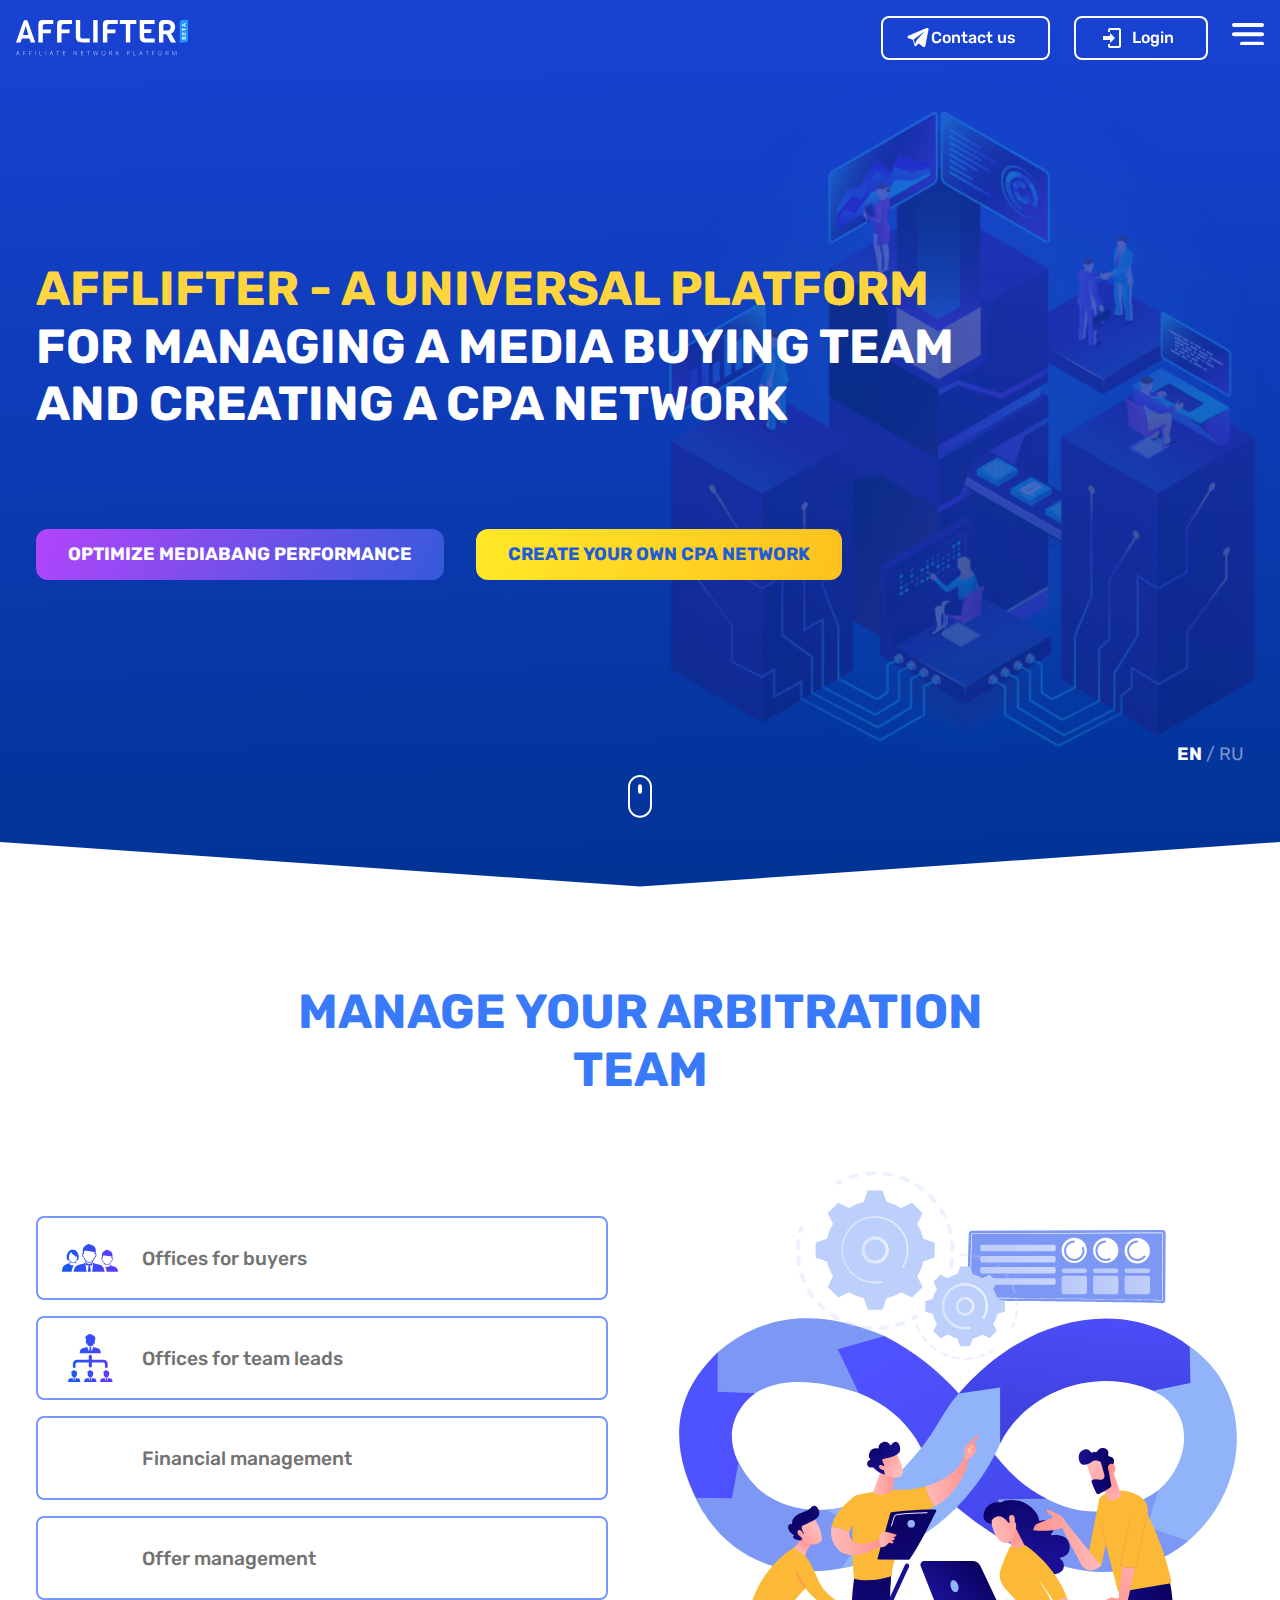
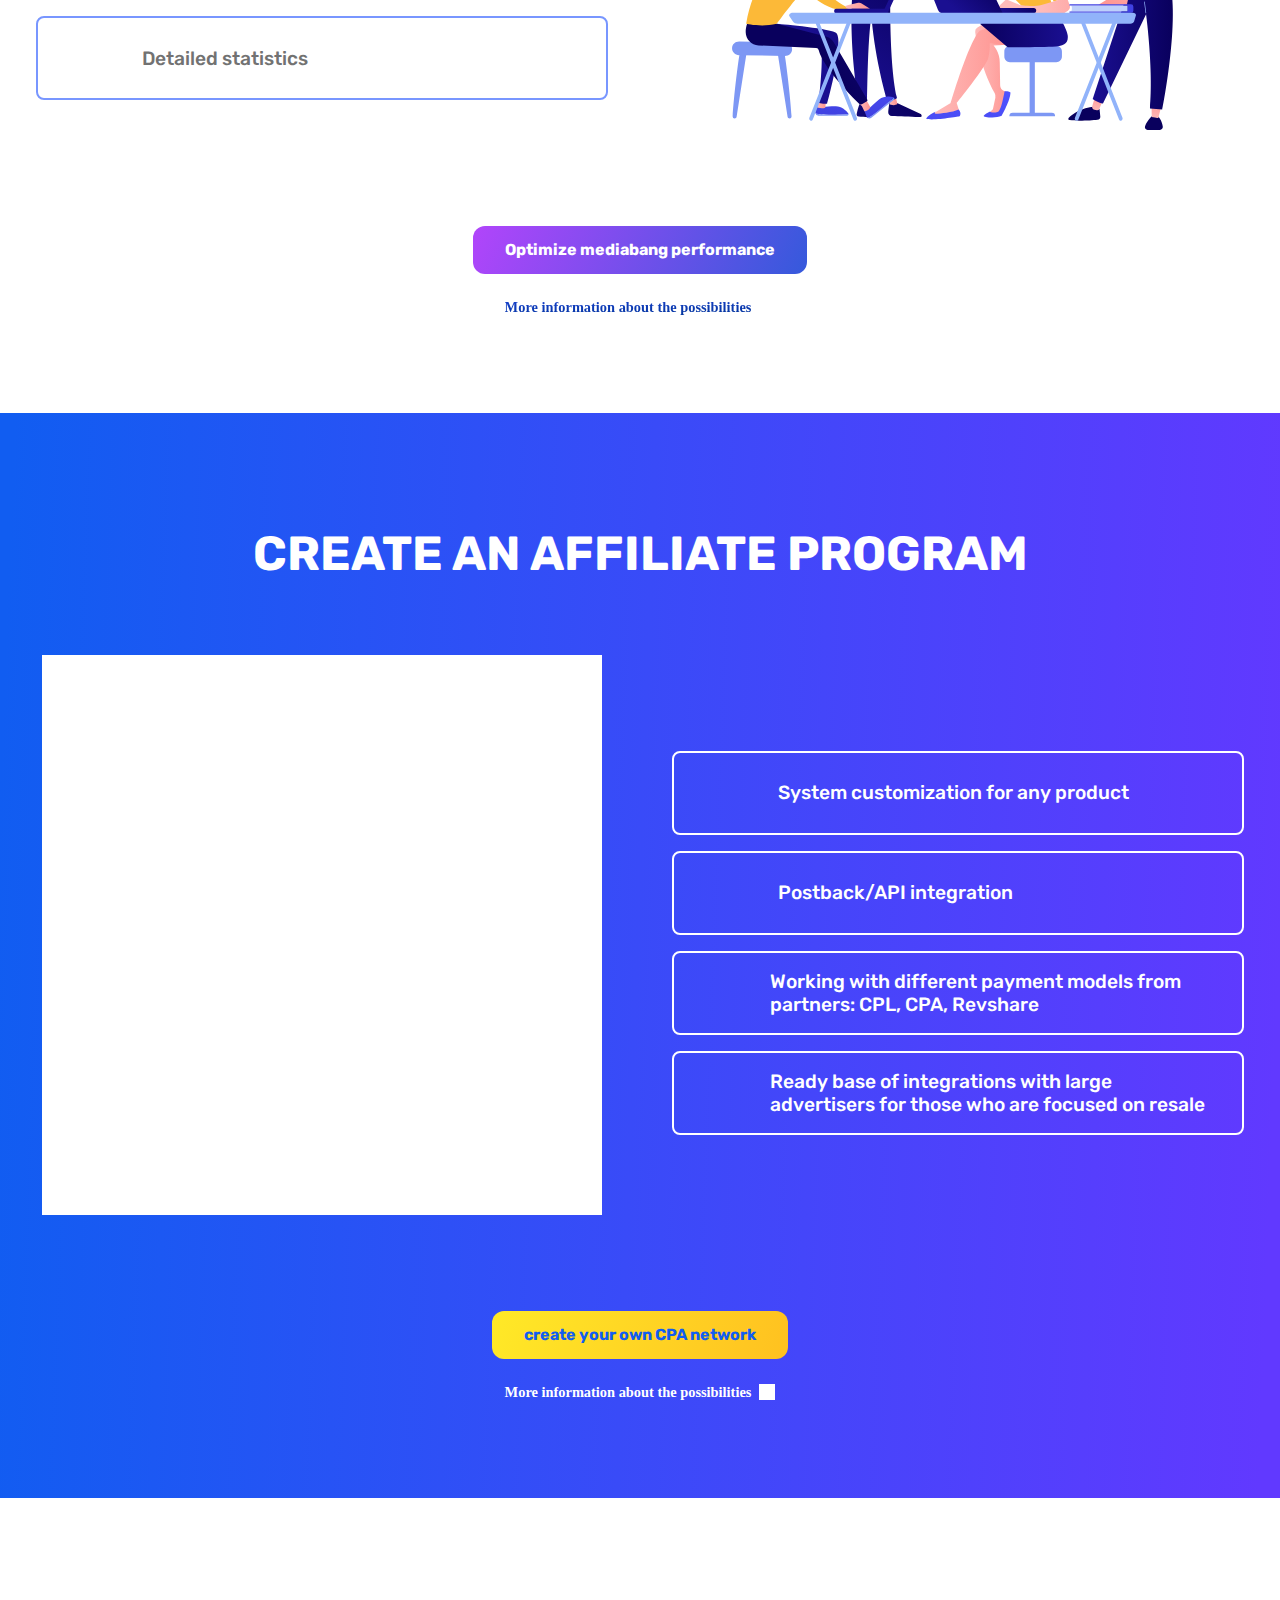
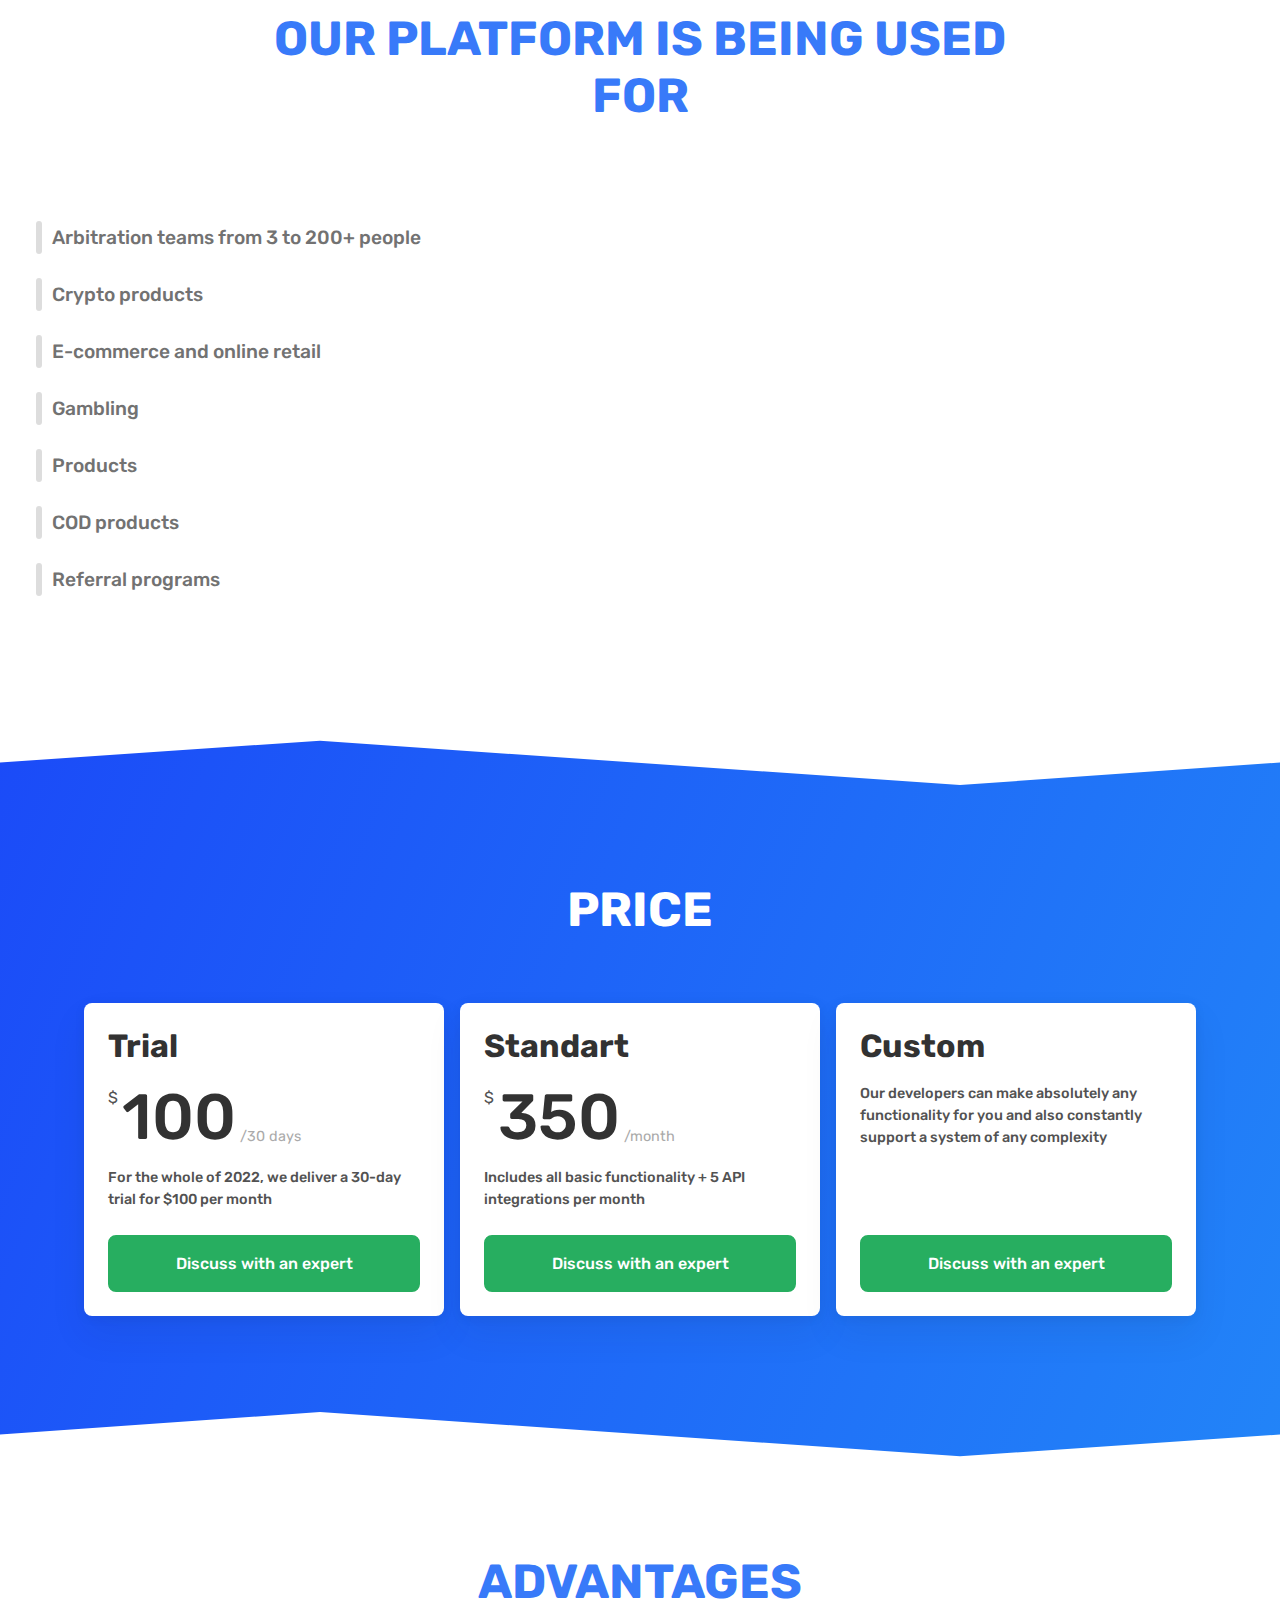
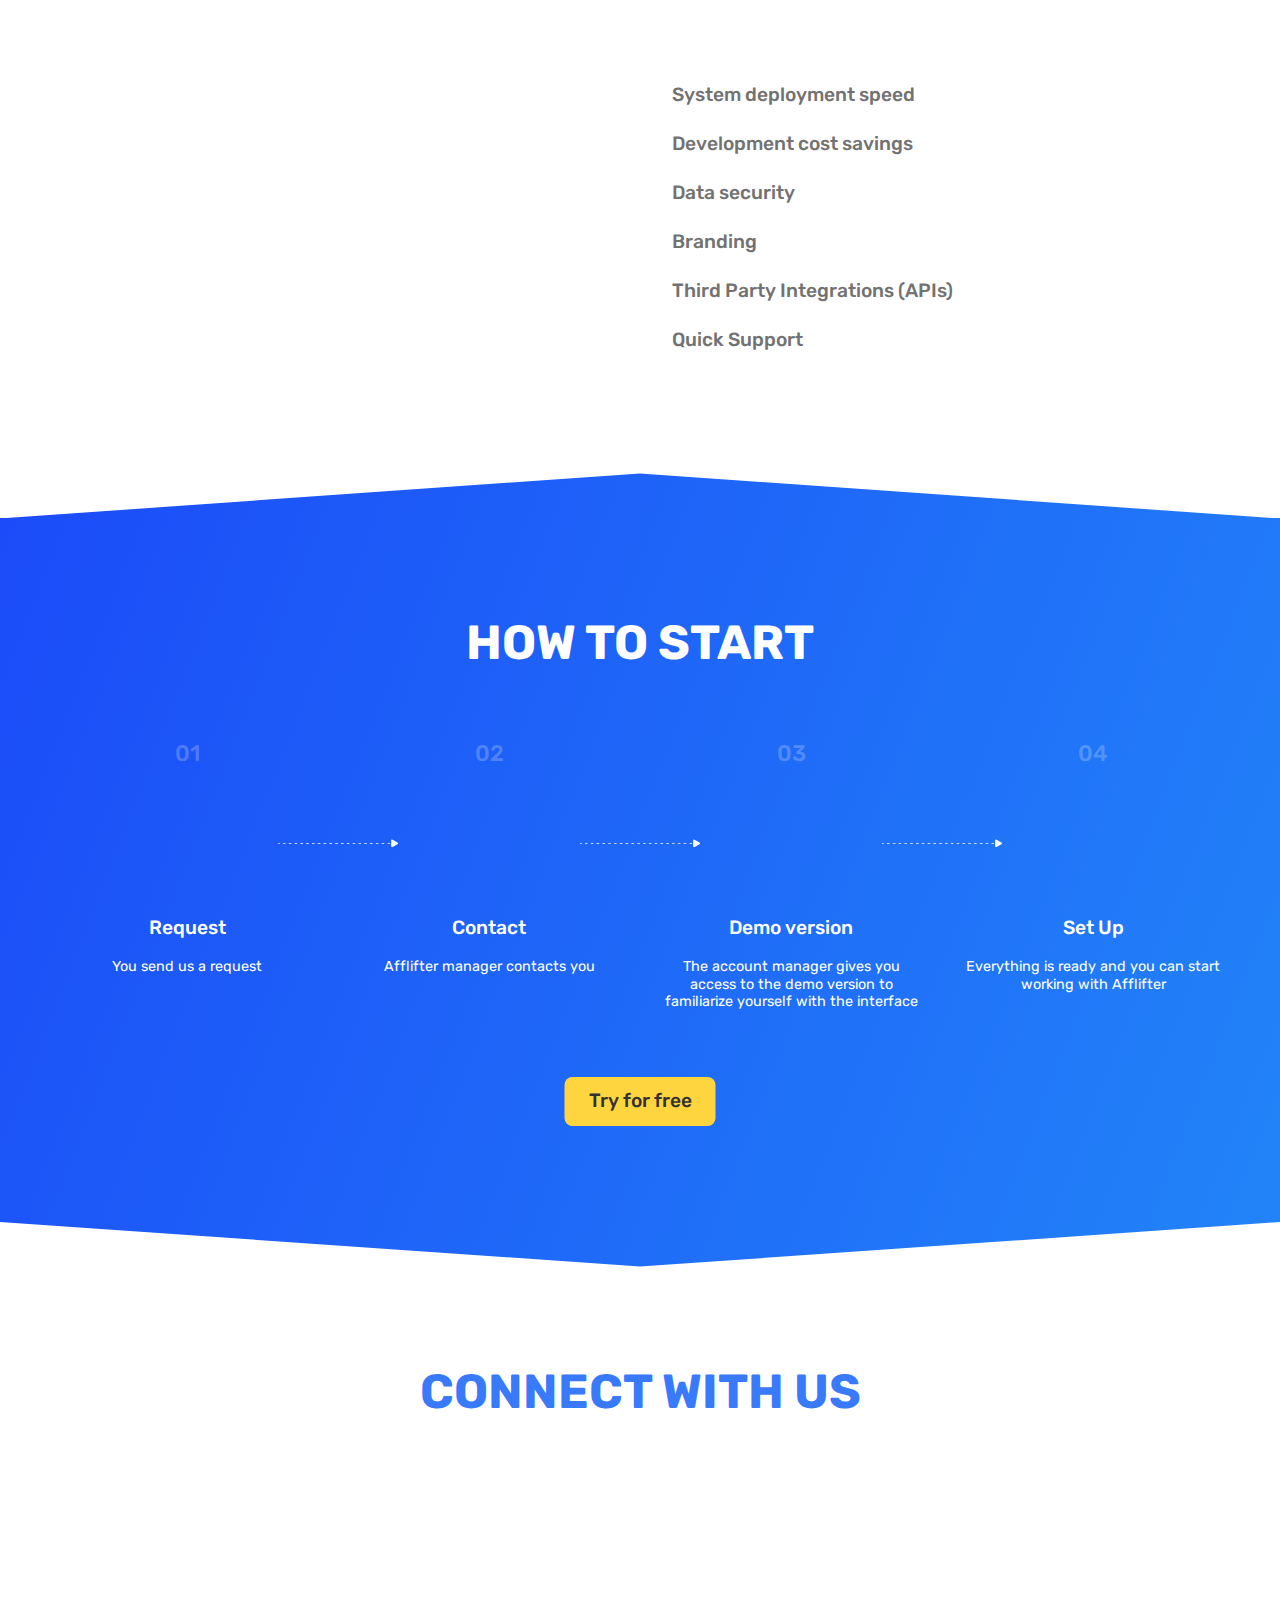
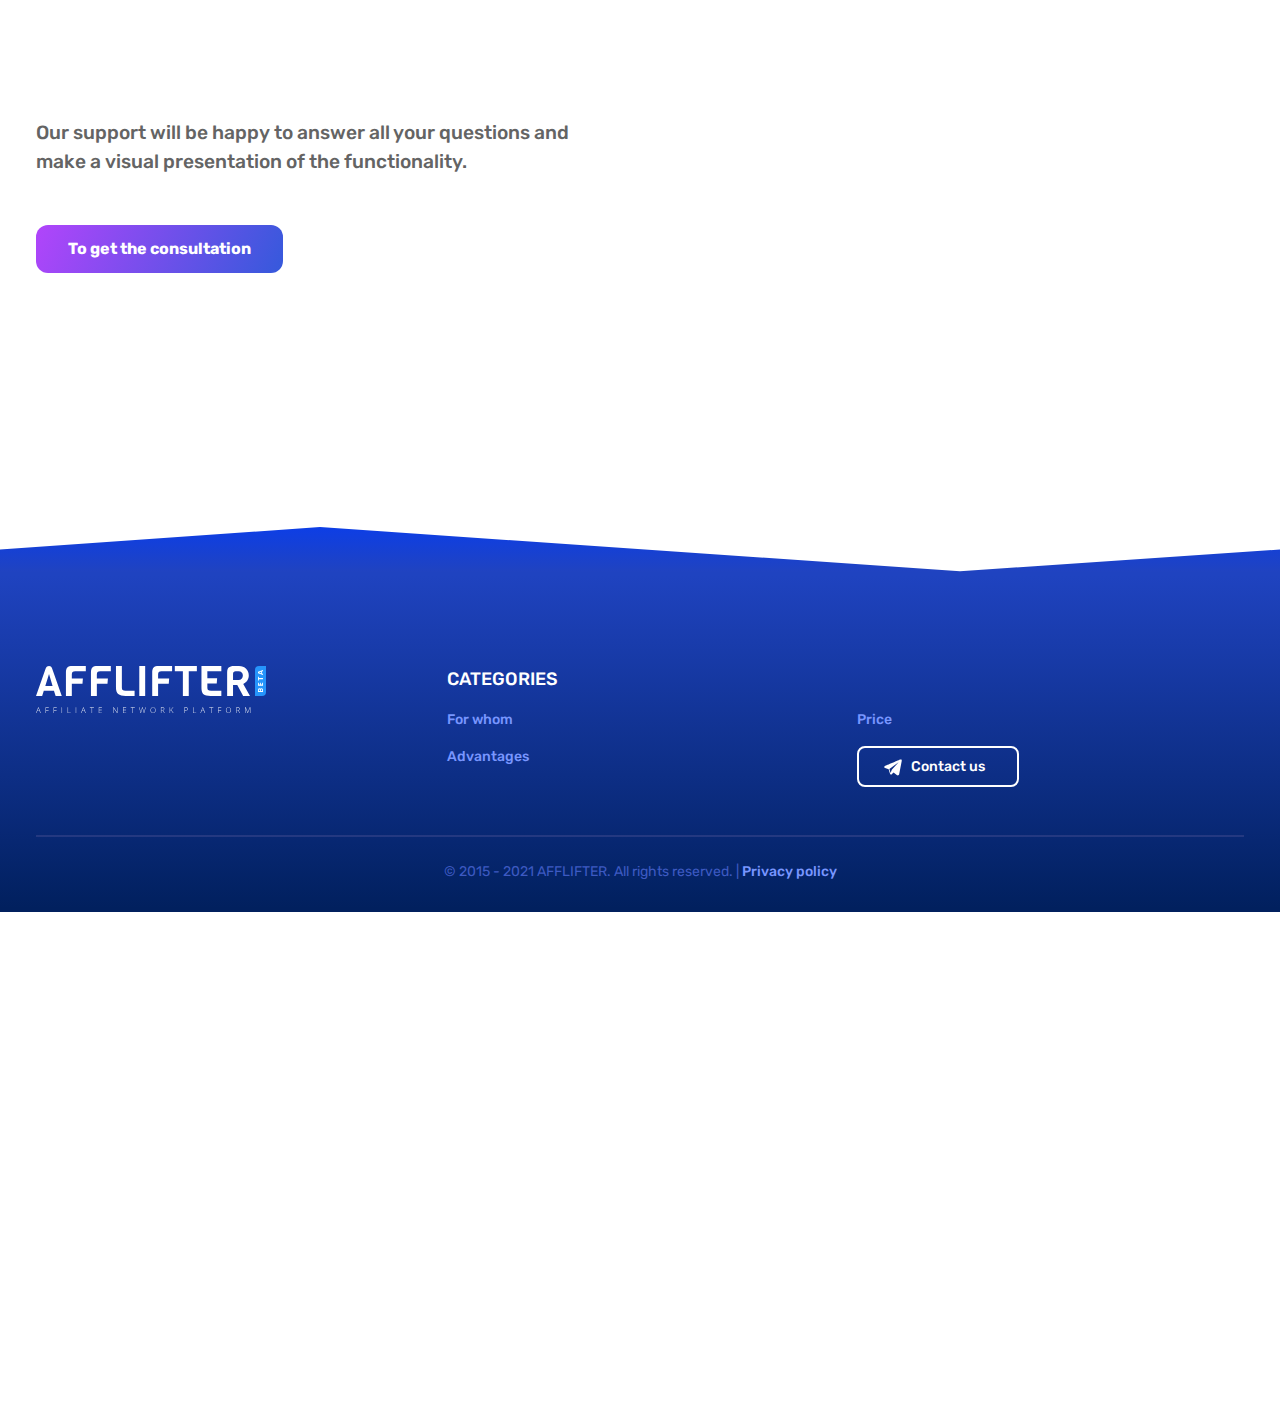
<file: index.html>
<!DOCTYPE html><html lang="en-US"><head><meta charset="utf-8"><title>Afflifter</title><!--[if IE]><meta http-equiv="X-UA-Compatible" content="IE = edge"><![endif]--><script>(function () {
	let serchParam = '';
	if((new URL(document.location)).searchParams) {
		serchParam = `?${(new URL(document.location)).searchParams}`;
	}
	let userLang = '';
	if (localStorage.getItem('userLang')) {
		userLang = localStorage.getItem('userLang');
	} else {
		userLang = navigator.language || navigator.userLanguage;
		localStorage.setItem('userLang', userLang);
	}
	if (userLang === 'ru-RU') window.location.assign(`ru.html${serchParam}`);
})();

</script><script>(function(w,d,s,l,i){w[l]=w[l]||[];w[l].push({'gtm.start':
new Date().getTime(),event:'gtm.js'});var f=d.getElementsByTagName(s)[0],
j=d.createElement(s),dl=l!='dataLayer'?'&l='+l:'';j.async=true;j.src=
'https://www.googletagmanager.com/gtm.js?id='+i+dl;f.parentNode.insertBefore(j,f);
})(window,document,'script','dataLayer','GTM-KJ967X7');</script><link rel="icon" type="image/png" href="./static/images/common/favicon.png"><meta name="viewport" content="width=device-width,initial-scale=1"><meta name="facebook-domain-verification" content="unumwbq0s8u609bivuwmoafjenbwnj"><meta name="description" content="SaaS платформа для создания и управления собственной партнерской программой"><meta name="keywords" content=""><link rel="stylesheet" type="text/css" href="static/css/styles.css?v=541c860b96f83864de8bd331a0c2e0a9"><link rel="preconnect" href="https://fonts.gstatic.com"><link href="https://fonts.googleapis.com/css2?family=Rubik:wght@300;400;500;700&amp;display=swap&v=541c860b96f83864de8bd331a0c2e0a9" rel="stylesheet"></head><body><div id="fb-root"></div><div class="fb-customerchat" id="fb-customer-chat"></div><script>var chatbox = document.getElementById('fb-customer-chat');
chatbox.setAttribute("page_id", "112560224411806");
chatbox.setAttribute("attribution", "biz_inbox");

window.fbAsyncInit = function() {
	FB.init({
	xfbml            : true,
	version          : 'v11.0'
	});
};

(function(d, s, id) {
	var js, fjs = d.getElementsByTagName(s)[0];
	if (d.getElementById(id)) return;
	js = d.createElement(s); js.id = id;
	js.src = 'https://connect.facebook.net/en_US/sdk/xfbml.customerchat.js';
	fjs.parentNode.insertBefore(js, fjs);
}(document, 'script', 'facebook-jssdk'));

</script><noscript> <iframe src="https://www.googletagmanager.com/ns.html?id=GTM-KJ967X7" height="0" width="0" style="display:none;visibility:hidden"></iframe></noscript><div class="wrapper"><div class="nav"> <div class="nav-wrap"><a class="logo-link" href="./index.html"> <img class="logo" src="./static/images/common/logo-beta.svg" alt="Logo"></a><div class="right-side"><a class="high-order-button telegram-btn" href="https://t.me/affsupport"><svg xmlns="http://www.w3.org/2000/svg" width="16" height="16" viewBox="0 0 50 50" preserveAspectRatio="xMidYMid slice"><path d="M46.137 6.552c-.75-.636-1.928-.727-3.146-.238h-.002c-1.281.514-36.261 15.518-37.685 16.131-.259.09-2.521.934-2.288 2.814.208 1.695 2.026 2.397 2.248 2.478l8.893 3.045c.59 1.964 2.765 9.21 3.246 10.758.3.965.789 2.233 1.646 2.494.752.29 1.5.025 1.984-.355l5.437-5.043 8.777 6.845.209.125c.596.264 1.167.396 1.712.396.421 0 .825-.079 1.211-.237 1.315-.54 1.841-1.793 1.896-1.935l6.556-34.077c.4-1.82-.156-2.746-.694-3.201zM22 32l-3 8-3-10 23-17-17 19z"></path></svg><span>Contact us</span></a><a class="high-order-button" href="https://app.afflifter.com/login"><svg xmlns="http://www.w3.org/2000/svg" xmlns:xlink="http://www.w3.org/1999/xlink" version="1.1" width="24" height="24" viewBox="0 0 24 24"><path d="M10,17V14H3V10H10V7L15,12L10,17M10,2H19A2,2 0 0,1 21,4V20A2,2 0 0,1 19,22H10A2,2 0 0,1 8,20V18H10V20H19V4H10V6H8V4A2,2 0 0,1 10,2Z"></path></svg><span>Login</span></a><div class="menu" id="menu"><button class="open-btn" id="mobile-menu-open-btn"> <svg width="24" height="17" viewBox="0 0 24 17" preserveAspectRatio="none"><path d="M0 1.5C0 0.671573 0.671573 0 1.5 0H22.5C23.3284 0 24 0.671573 24 1.5C24 2.32843 23.3284 3 22.5 3H1.5C0.671573 3 0 2.32843 0 1.5Z" fill="white"></path><path d="M0 8.5C0 7.67157 0.671573 7 1.5 7H22.5C23.3284 7 24 7.67157 24 8.5C24 9.32843 23.3284 10 22.5 10H1.5C0.671573 10 0 9.32843 0 8.5Z" fill="white"></path><path d="M6 15.5C6 14.6716 6.67157 14 7.5 14H22.5C23.3284 14 24 14.6716 24 15.5C24 16.3284 23.3284 17 22.5 17H7.5C6.67157 17 6 16.3284 6 15.5Z" fill="white"></path></svg></button><div class="menu-list-wrap"> <button class="close-btn" id="mobile-menu-close-btn"><svg width="18" height="19" viewBox="0 0 18 19" preserveAspectRatio="none"><path d="M0.51473 1.01474C1.10052 0.428952 2.05026 0.428952 2.63605 1.01474L17.4853 15.864C18.0711 16.4498 18.0711 17.3995 17.4853 17.9853C16.8995 18.5711 15.9498 18.5711 15.364 17.9853L0.51473 3.13606C-0.0710562 2.55027 -0.0710562 1.60053 0.51473 1.01474Z" fill="white"></path><path d="M17.4851 1.01472C18.0709 1.6005 18.0709 2.55025 17.4851 3.13604L2.63586 17.9853C2.05007 18.5711 1.10032 18.5711 0.514535 17.9853C-0.0712513 17.3995 -0.0712513 16.4497 0.514535 15.864L15.3638 1.01472C15.9496 0.428932 16.8993 0.428932 17.4851 1.01472Z" fill="white"></path></svg></button><div class="menu-list"> <a class="trial-btn open-modal-form-btn" href="https://app.afflifter.com/register"> Free trial</a><div class="menu-item-wrap"><div class="list-item"><a href="#appointment">For whom</a></div><div class="list-item"><a href="#solutions">Advantages</a></div><div class="list-item"><a href="#pricing">Price</a></div></div></div></div></div></div></div></div><header><div class="container"> <div class="bg-img"><img src="./static/images/common/header/header-bg-img.png" alt="cpa"></div><h1><span> AFFLIFTER - A UNIVERSAL PLATFORM</span><br>FOR MANAGING A MEDIA BUYING TEAM AND CREATING A CPA NETWORK</h1><div class="send-email-block"> <div class="btn-wrap"><a class="team-btn" href="#team-service"> Optimize mediabang performance</a><a class="cpa-btn" href="#cpa-service"> Create your own CPA network</a></div></div><div class="lang-switch lang-changer"><span class="lang lang-btn" data-lang="en-US">EN </span><span>/ </span><span class="lang lang-btn" data-lang="ru-RU">RU</span></div><div class="desktop-scroll-arrow-wrap"><svg class="scroll-arrow" width="36" height="64" viewBox="0 0 36 64" preserveAspectRatio="none"><path fill-rule="evenodd" clip-rule="evenodd" d="M33 46V18C33 9.71573 26.2843 3 18 3C9.71573 3 3 9.71573 3 18V46C3 54.2843 9.71573 61 18 61C26.2843 61 33 54.2843 33 46ZM18 0C8.05888 0 0 8.05888 0 18V46C0 55.9411 8.05888 64 18 64C27.9411 64 36 55.9411 36 46V18C36 8.05888 27.9411 0 18 0Z" fill="white"></path><path d="M15 17C15 15.3431 16.3431 14 18 14V14C19.6569 14 21 15.3431 21 17V25C21 26.6569 19.6569 28 18 28V28C16.3431 28 15 26.6569 15 25V17Z" fill="white"></path></svg></div></div></header><div class="content"><section class="service" id="team-service"><svg class="top" width="100%" height="100" viewBox="0 0 1536 101" preserveAspectRatio="none"><path d="M1536 101L0 101L8.8297e-06 3.04772e-06L768 100L1536 0.000137329L1536 101Z"></path></svg><div class="container"> <h2 class="section-title"> MANAGE YOUR ARBITRATION TEAM</h2><div class="service-content"><div class="section-img"><img class="icon lazyload" src="./static/images/common/preview.png" data-src="./static/images/common/services/team.svg" alt=""></div><ul class="service-list"><li class="list-item"><img class="icon lazyload" src="./static/images/common/preview.png" data-src="./static/images/common/services/i_1.1.svg" alt=""><span class="text"> Offices for buyers</span></li><li class="list-item"> <img class="icon lazyload" src="./static/images/common/preview.png" data-src="./static/images/common/services/i_1.2.svg" alt=""><span class="text"> Offices for team leads</span></li><li class="list-item"><img class="icon lazyload" src="./static/images/common/preview.png" data-src="./static/images/common/services/i_1.3.svg" alt=""><span class="text"> Financial management</span></li><li class="list-item"> <img class="icon lazyload" src="./static/images/common/preview.png" data-src="./static/images/common/services/i_1.4.svg" alt=""><span class="text"> Offer management</span></li><li class="list-item"> <img class="icon lazyload" src="./static/images/common/preview.png" data-src="./static/images/common/services/i_1.5.svg" alt=""><span class="text">Detailed statistics</span></li></ul></div><div class="btn-wrap"><a href="https://app.afflifter.com/register"> Optimize mediabang performance</a></div><div class="add-info-wrap" id="team-add-info-btn"><span class="add-info">More information about the possibilities</span><img class="icon lazyload" src="./static/images/common/preview.png" data-src="./static/images/common/services/arrow-d.svg" alt=""></div></div><div class="add-info-content" id="team-add-info-content"><div class="container"><ul class="add-info-list"><li class="list-item"> <img class="icon lazyload" src="./static/images/common/preview.png" data-src="./static/images/common/services/i_2.1.svg" alt=""><span class="text">Monitoring the work of the media buyer, analyzing its costs and profits</span></li><li class="list-item"> <img class="icon lazyload" src="./static/images/common/preview.png" data-src="./static/images/common/services/i_2.3.svg" alt=""><span class="text">Issuance of payment means through the system. Maintaining detailed records</span></li><li class="list-item"> <img class="icon lazyload" src="./static/images/common/preview.png" data-src="./static/images/common/services/i_2.5.svg" alt=""><span class="text">Possibility to replenish payment means and fix costs</span></li><li class="list-item"> <img class="icon lazyload" src="./static/images/common/preview.png" data-src="./static/images/common/services/i_2.7.svg" alt=""><span class="text">Setting limits on cash requests</span></li><li class="list-item"> <img class="icon lazyload" src="./static/images/common/preview.png" data-src="./static/images/common/services/i_2.2.svg" alt=""><span class="text">Breakdown by transactions (destination of funds)</span></li><li class="list-item"> <img class="icon lazyload" src="./static/images/common/preview.png" data-src="./static/images/common/services/i_2.4.svg" alt=""><span class="text">Setting individual rates for each buyer</span></li><li class="list-item"> <img class="icon lazyload" src="./static/images/common/preview.png" data-src="./static/images/common/services/i_2.6.svg" alt=""><span class="text">Administration of a large number of internal commands</span></li></ul></div></div></section><section class="service dark" id="cpa-service"><div class="container"> <h2 class="section-title"> Create an affiliate program</h2><div class="service-content"><div class="section-img"><img class="icon lazyload" src="./static/images/common/preview.png" data-src="./static/images/common/services/cpa.svg" alt=""></div><ul class="service-list"><li class="list-item"><img class="icon lazyload light" src="./static/images/common/preview.png" data-src="./static/images/common/services/i_3.1.svg" alt=""><img class="icon lazyload dark" src="./static/images/common/preview.png" data-src="./static/images/common/services/i_3.1d.svg" alt=""><span class="text"> System customization for any product</span></li><li class="list-item"> <img class="icon lazyload light" src="./static/images/common/preview.png" data-src="./static/images/common/services/i_3.2.svg" alt=""><img class="icon lazyload dark" src="./static/images/common/preview.png" data-src="./static/images/common/services/i_3.2d.svg" alt=""><span class="text"> Postback/API integration</span></li><li class="list-item"><img class="icon lazyload light" src="./static/images/common/preview.png" data-src="./static/images/common/services/i_3.3.svg" alt=""><img class="icon lazyload dark" src="./static/images/common/preview.png" data-src="./static/images/common/services/i_3.3d.svg" alt=""><span class="text"> Working with different payment models from partners: CPL, CPA, Revshare</span></li><li class="list-item"> <img class="icon lazyload light" src="./static/images/common/preview.png" data-src="./static/images/common/services/i_3.4.svg" alt=""><img class="icon lazyload dark" src="./static/images/common/preview.png" data-src="./static/images/common/services/i_3.4d.svg" alt=""><span class="text"> Ready base of integrations with large advertisers for those who are focused on resale</span></li></ul></div><div class="btn-wrap"><a href="https://app.afflifter.com/register"> create your own CPA network</a></div><div class="add-info-wrap" id="cpa-add-info-btn"><span class="add-info">More information about the possibilities</span><img class="icon lazyload light" src="./static/images/common/preview.png" data-src="./static/images/common/services/arrow.svg" alt=""></div></div><div class="add-info-content" id="cpa-add-info-content"><div class="container"><ul class="add-info-list"><li class="list-item"> <img class="icon lazyload light" src="./static/images/common/preview.png" data-src="./static/images/common/services/i_4.2.svg" alt=""><img class="icon lazyload dark" src="./static/images/common/preview.png" data-src="./static/images/common/services/i_4.2d.svg" alt=""><span class="text">Convenient work with streams and offers</span></li><li class="list-item"> <img class="icon lazyload light" src="./static/images/common/preview.png" data-src="./static/images/common/services/i_4.3.svg" alt=""><img class="icon lazyload dark" src="./static/images/common/preview.png" data-src="./static/images/common/services/i_4.3d.svg" alt=""><span class="text">Domain parking</span></li><li class="list-item"> <img class="icon lazyload light" src="./static/images/common/preview.png" data-src="./static/images/common/services/i_4.6.svg" alt=""><img class="icon lazyload dark" src="./static/images/common/preview.png" data-src="./static/images/common/services/i_4.6d.svg" alt=""><span class="text">Script to send event from thank you page</span></li><li class="list-item"> <img class="icon lazyload light" src="./static/images/common/preview.png" data-src="./static/images/common/services/i_4.8.svg" alt=""><img class="icon lazyload dark" src="./static/images/common/preview.png" data-src="./static/images/common/services/i_4.8d.svg" alt=""><span class="text">S2S sending events to Facebook and Tiktok</span></li><li class="list-item"> <img class="icon lazyload light" src="./static/images/common/preview.png" data-src="./static/images/common/services/i_4.1.svg" alt=""><img class="icon lazyload dark" src="./static/images/common/preview.png" data-src="./static/images/common/services/i_4.1d.svg" alt=""><span class="text">Parking your branded domain for an affiliate program</span></li><li class="list-item"> <img class="icon lazyload light" src="./static/images/common/preview.png" data-src="./static/images/common/services/i_4.4.svg" alt=""><img class="icon lazyload dark" src="./static/images/common/preview.png" data-src="./static/images/common/services/i_4.4d.svg" alt=""><span class="text">Stylization of the visual part of the cabinet</span></li><li class="list-item"> <img class="icon lazyload light" src="./static/images/common/preview.png" data-src="./static/images/common/services/i_4.7.svg" alt=""><img class="icon lazyload dark" src="./static/images/common/preview.png" data-src="./static/images/common/services/i_4.7d.svg" alt=""><span class="text">Offer customization for each partner (assignment of individual payments)</span></li><li class="list-item"> <img class="icon lazyload light" src="./static/images/common/preview.png" data-src="./static/images/common/services/i_4.9.svg" alt=""><img class="icon lazyload dark" src="./static/images/common/preview.png" data-src="./static/images/common/services/i_4.9d.svg" alt=""><span class="text">Telegram bot for sharing apps</span></li><li class="list-item"> <img class="icon lazyload light" src="./static/images/common/preview.png" data-src="./static/images/common/services/i_4.5.svg" alt=""><img class="icon lazyload dark" src="./static/images/common/preview.png" data-src="./static/images/common/services/i_4.5d.svg" alt=""><span class="text">Automated creation of TG bots for working with scheme traffic</span></li></ul></div></div></section><section class="appointment" id="appointment"><div class="container"> <h2 class="section-title"> Our platform is being used for</h2><ul class="appointment-list"><li class="list-item"><img class="preview lazyload" src="./static/images/common/preview.png" data-src="./static/images/common/appointment/7.svg" alt=""><span class="text"> Arbitration teams from 3 to 200+ people</span></li><li class="list-item"> <img class="preview lazyload" src="./static/images/common/preview.png" data-src="./static/images/common/appointment/3.svg" alt=""><span class="text"> Crypto products</span></li><li class="list-item"><img class="preview lazyload" src="./static/images/common/preview.png" data-src="./static/images/common/appointment/4.svg" alt=""><span class="text"> E-commerce and online retail</span></li><li class="list-item"> <img class="preview lazyload" src="./static/images/common/preview.png" data-src="./static/images/common/appointment/9.svg" alt=""><span class="text"> Gambling</span></li><li class="list-item"> <img class="preview lazyload" src="./static/images/common/preview.png" data-src="./static/images/common/appointment/6.svg" alt=""><span class="text">Products</span></li><li class="list-item"> <img class="preview lazyload" src="./static/images/common/preview.png" data-src="./static/images/common/appointment/5.svg" alt=""><span class="text">COD products</span></li><li class="list-item"> <img class="preview lazyload" src="./static/images/common/preview.png" data-src="./static/images/common/appointment/advertize.png" alt=""><span class="text">Referral programs</span></li></ul></div><svg class="bottom" width="100%" height="60" viewBox="0 0 1536 60" preserveAspectRatio="none"><path d="M0 0H1536V30L1152 60L384 1L0 30V0Z"></path></svg></section><section class="pricing svg-vertical-indent" id="pricing"><div class="container"> <h2 class="section-title"> PRICE</h2><div class="pricing-wrap"> <div class="price-card"><div class="price-head"><div class="title"> Trial</div><div class="price-wrap"><span class="currency">$</span><span class="price">100</span><span class="period">/30 days</span></div><p class="description"> For the whole of 2022, we deliver a 30-day trial for $100 per month</p></div><a class="buy-btn open-modal-form-button" href="https://t.me/affsupport">Discuss with an expert</a></div><div class="price-card curr"><div class="price-head"><div class="title"> Standart</div><div class="price-wrap"><span class="currency">$</span><span class="price">350</span><span class="period">/month</span></div><p class="description">Includes all basic functionality + 5 API integrations per month</p></div><a class="buy-btn open-modal-form-button" href="https://t.me/affsupport">Discuss with an expert</a></div><div class="price-card"><div class="price-head"><div class="title">  Custom</div><p class="description"> Our developers can make absolutely any functionality for you and also constantly support a system of any complexity</p></div><a class="buy-btn open-modal-form-button" href="https://t.me/affsupport">Discuss with an expert</a></div></div></div></section><section class="solutions" id="solutions"> <svg class="top" width="100%" height="60" viewBox="0 0 1536 60" preserveAspectRatio="none"><path d="M1536 60.0001L0 59.9999L2.62268e-06 29.9999L384 -3.96759e-05L1152 59L1536 30.0001L1536 60.0001Z"></path></svg><div class="container"> <h2 class="section-title">ADVANTAGES</h2><ul class="solutions-list"> <li class="list-item"><div class="progress-wrap"><div class="progress"></div></div><div class="item-wrap"><img class="preview lazyload" src="./static/images/common/preview.png" data-src="./static/images/common/appointment/8.svg" alt=""><span class="title"> System deployment speed</span><span class="description">  You can deploy the system, set up a visual interface within 15 minutes.</span></div></li><li class="list-item"><div class="progress-wrap"><div class="progress"></div></div><div class="item-wrap"><img class="preview lazyload" src="./static/images/common/preview.png" data-src="./static/images/common/appointment/1.svg" alt=""><span class="title"> Development cost savings</span><span class="description"> Since we are a SaaS service, you do not need a staff of programmers and system administrators. We will do everything for you!</span></div></li><li class="list-item"><div class="progress-wrap"><div class="progress"></div></div><div class="item-wrap"><img class="preview lazyload" src="./static/images/common/preview.png" data-src="./static/images/common/solutions/antifrod.png" alt=""><span class="title"> Data security</span><span class="description"> Our service is capable of handling billions of events with 99.99% uptime and end-to-end encryption, making your network completely secure.</span></div></li><li class="list-item"><div class="progress-wrap"><div class="progress"></div></div><div class="item-wrap"><img class="preview lazyload" src="./static/images/common/preview.png" data-src="./static/images/common/appointment/2.svg" alt=""><span class="title"> Branding</span><span class="description"> We give you the opportunity to make a White Label. This type of partnership allows you to use our product under your own brand. You can set up your own dashboards, add your logo, and use a custom domain to work with our system.</span></div></li><li class="list-item"><div class="progress-wrap"><div class="progress"></div></div><div class="item-wrap"><img class="preview lazyload" src="./static/images/common/preview.png" data-src="./static/images/common/solutions/whitelabel.png" alt=""><span class="title"> Third Party Integrations (APIs)</span><span class="description"> Using the API, you can easily integrate an unlimited number of third-party technologies to enhance your marketing opportunities. You can also export data from our system to your favorite business intelligence tool for further work.</span></div></li><li class="list-item"><div class="progress-wrap"><div class="progress"></div></div><div class="item-wrap"><img class="preview lazyload" src="./static/images/common/preview.png" data-src="./static/images/common/solutions/support.png" alt=""><span class="title"> Quick Support</span><span class="description"> We respond quickly and work 24/7. We will help you resolve any issue as quickly as possible.</span></div></li></ul></div><svg class="bottom" width="100%" height="100" viewBox="0 0 1536 100" preserveAspectRatio="none"><path d="M0 0L1536 0V101L768 1L0 101L0 0Z"></path></svg></section><section class="instruction svg-vertical-indent parters-hidden"><div class="container"> <h2 class="section-title"> How to start</h2><ul class="instruction-list"><li class="list-item"><span class="number">01</span><div class="thumb"><img class="lazyload" src="./static/images/common/preview.png" data-src="./static/images/common/instruction/request.svg" alt=""></div><div class="text-wrap"><div class="title"><span> Request</span></div><span class="text"> You send us a request</span></div></li><li class="list-item"><span class="number">02</span><div class="thumb"><img class="lazyload" src="./static/images/common/preview.png" data-src="./static/images/common/instruction/contact.svg" alt=""></div><div class="text-wrap"><div class="title"><span> Contact</span></div><span class="text"> Afflifter manager contacts you</span></div></li><li class="list-item"><span class="number">03</span><div class="thumb"><img class="lazyload" src="./static/images/common/preview.png" data-src="./static/images/common/instruction/demo.svg" alt=""></div><div class="text-wrap"><div class="title"><span> Demo version</span></div><span class="text"> The account manager gives you access to the demo version to familiarize yourself with the interface</span></div></li><li class="list-item"><span class="number">04</span><div class="thumb"><img class="lazyload" src="./static/images/common/preview.png" data-src="./static/images/common/instruction/setup.svg" alt=""></div><div class="text-wrap"><div class="title"><span> Set Up</span></div><span class="text"> Everything is ready and you can start working with Afflifter</span></div></li></ul><a class="buy-btn open-modal-form-btn" href="https://app.afflifter.com/register"> Try for free</a></div></section><section class="contact" id="contact"><svg class="top" width="100%" height="100" viewBox="0 0 1536 101" preserveAspectRatio="none"><path d="M1536 101L0 101L8.8297e-06 3.04772e-06L768 100L1536 0.000137329L1536 101Z"></path></svg><div class="container"> <h2 class="section-title"> CONNECT WITH US</h2><div class="content"><div class="section-img"><img class="icon lazyload" src="./static/images/common/preview.png" data-src="./static/images/common/services/contact.svg" alt=""></div><div class="text-box"><div class="text"> Our support will be happy to answer all your questions and make a visual presentation of the functionality.</div><div class="btn-wrap"><a href="https://t.me/affsupport"> To get the consultation</a></div></div></div></div></section></div><footer><svg class="top" width="100%" height="60" viewBox="0 0 1536 60" preserveAspectRatio="none"><path d="M1536 60L0 59.9999L2.62268e-06 29.9999L384 -0.000100711L1152 59L1536 30L1536 60Z" fill="url(#paint0_linear)"></path><defs><linearGradient id="paint0_linear" x1="768" y1="59.9999" x2="768" y2="-6.71407e-05" gradientUnits="userSpaceOnUse"><stop offset="0" stop-color="#2043C0"></stop><stop offset="1" stop-color="#0D3EE6"></stop></linearGradient></defs></svg><div class="container"> <div class="content-wrap"><div class="logo"><a href="./index.html"> <img src="./static/images/common/logo-beta.svg" alt=""></a></div><div class="category-list"> <div class="title">Categories</div><div class="list-item"><a href="#appointment">For whom</a></div><div class="list-item"><a href="#solutions">Advantages</a></div></div><div class="category-list continuation"><div class="list-item"><a href="#pricing">Price</a></div><div class="list-item"><a class="telegram-btn" href="https://t.me/affsupport"><svg xmlns="http://www.w3.org/2000/svg" width="16" height="16" viewBox="0 0 50 50" preserveAspectRatio="xMidYMid slice"><path d="M46.137 6.552c-.75-.636-1.928-.727-3.146-.238h-.002c-1.281.514-36.261 15.518-37.685 16.131-.259.09-2.521.934-2.288 2.814.208 1.695 2.026 2.397 2.248 2.478l8.893 3.045c.59 1.964 2.765 9.21 3.246 10.758.3.965.789 2.233 1.646 2.494.752.29 1.5.025 1.984-.355l5.437-5.043 8.777 6.845.209.125c.596.264 1.167.396 1.712.396.421 0 .825-.079 1.211-.237 1.315-.54 1.841-1.793 1.896-1.935l6.556-34.077c.4-1.82-.156-2.746-.694-3.201zM22 32l-3 8-3-10 23-17-17 19z"></path></svg>Contact us</a></div></div></div><div class="copyright"> © 2015 - 2021 AFFLIFTER. All rights reserved. |<a class="privacy-policy" href="#" id="policy-open"> Privacy policy</a></div></div></footer><div class="modal" id="modal-form"> <div class="modal-wrap"><h2 class="title">Free trial 30 days</h2><button class="close-btn" id="modal-form-close-btn"></button><div class="content"><form class="modal-form" id="input-form" action="#" method="POST"><div class="input-wrap"><label> Enter your name</label><input name="name" type="text" required></div><div class="input-wrap"><label> Enter your email</label><input class="email" name="email" type="email" required></div><div class="input-group">  <label> Messenger</label><div class="select-wrap"><select name="messenger-type"><option value="Facebook">Facebook</option><option value="Viber">Viber</option><option value="Skype">Skype</option><option value="Telegram">Telegram</option><option value="WhatsApp">WhatsApp</option></select></div><div class="input-wrap"><label> Your ID</label><input name="messenger" type="text" required></div></div><div class="input-wrap"><label> Enter your country</label><input name="country" type="text" required></div><div class="select-wrap"><select name="problem" required><option value="" disabled selected> What problem do you want to solve?</option><option value="Create an Affiliate Network"> Create an Affiliate Network</option><option value="Create a referral program"> Create a referral program</option><option value="Affiliate Network for your product"> Affiliate network for your product</option><option value="Migration of an existing Affiliate Network"> Migration of an existing Affiliate Network</option><option value="Other"> Other</option></select></div><input type="hidden" name="utm"><button class="send-btn" type="submit">Free 30 days trial</button><input type="hidden" name="fbzx" value="-3300453198507295392"></form></div></div></div><div class="modal policy" id="privacy-policy"><div class="modal-wrap"><h2 class="title"> Personal data processing policy</h2><button class="close-btn" id="policy-close-btn"></button><div class="content"> <p><a href="https://afflifter.com">afflifter.com </a>website administration is obliged to maintain your privacy on the Internet. We pay great attention to securing the data you provided to us. Our privacy policy is based on the General Data Protection Regulation (GDPR) of the European Union. The purposes, for which we collect your personal data are: improvement of our service, communication with visitors to this site, presenting the information requested by the user, providing services associated with the website’s specialization, , and for other actions listed below.</p><h6>Personal data storage and processing</h6><p>We collect and process your personal data only with your willing consent. With your permission, we can collect and process the following data: name and surname, e-mail address, phone number, . Collection and processing of your personal information is carried out in accordance with the laws of the European Union and the USA.</p><h6>Data storage, alteration, and removal</h6><p>The user, who has provided <a href="https://afflifter.com">afflifter.com </a>with their personal data, has the right for their alteration and removal, as well as the right to recall the agreement to data processing. Time, during which your personal data will be stored is: time the personal data is used that is necessary for the website’s main activity. After finishing with the processing of your personal data, the website’s administration will permanently delete it. To access your personal data, you can contact the administration on: afflifter@gmail.com. We will be able to pass your data to a third party only with your willing consent. If the data was transferred to a third party, which is not associated with our organization, we cannot perform any changes to that data.</p><h6>Processing of visiting technical data</h6><p>Records of your IP address, time of visit, browser settings, operational system and other technical information is saved in the database when you visit <a href="https://afflifter.com">afflifter.com. </a>This data is necessary for the correct display of the website’s content. It is impossible to identify the person of the visitor using this data.</p><h6>Children’s personal information</h6><p>If you are a parent or a legal guardian of an underage child, and you know that the child has provided us with their personal information without your consent, please contact us on: afflifter@gmail.com. It is forbidden to enter personal data of underage users without the agreement of parents or lawful guardians.</p><h6>Cookies processing</h6><p>We use cookie files for the correct display of the website’s content and for the convenience of browsing <a href="https://afflifter.com">afflifter.com. </a>They are small files, that are stored on your device. They help the website to remember information about you, such as in which language you use the website and which pages have you already opened. This information will be useful in the next visit. Thanks to cookie files, the website’s browsing becomes much more convenient. You can learn more about these files here. You can set up cookies reception and blocking in your browser yourself. Inability to receive cookie files may limit the functionality of the website.</p><h6>Processing of personal data by other services</h6><p>This website uses third-party online services, which perform data collecting, independent from us. Such services include: Google Analytics , Facebook.com, metrika.yandex.ru.</p><p>Data collected by these services may be provided to other services within those organizations. They can use the data for advertising personalization of their own advertising network. You can learn about user agreements of those organizations on their websites. You can also refuse their collection of your personal data. For example, Google Analytics Opt-out Browser Add-on can be found here . We do not pass any personal data to other organizations or services, which are not listed in this privacy policy. As an exception, the collected data may be provided on a lawful request of state authorities, that are authorized to request such information.</p><h6>Links to other websites</h6><p>Our website <a href="https://afflifter.com">afflifter.com  </a>may contain links to other websites, which are not under our control. We are not responsible for the content of these websites. We recommend you familiarize yourself with the privacy policy of every website that you visit, if such policy exists.</p><h6>Changes to the privacy policy</h6><p>From time to time, our website <a href="https://afflifter.com">afflifter.com </a>may update our privacy policy. We inform about any changes to the privacy policy, placed on this webpage. We are monitoring any changes in legislation, which is related to personal data in European Union and USA. If you have entered any of your personal data on our website, we will inform you about the changes in our privacy policy. If your personal data, and more specifically, your contact information was entered incorrectly, we will not be able to contact you.</p><h6>Feedback and final clauses</h6><p>You can contact the administration of <a href="https://afflifter.com">afflifter.com </a>regarding any questions related to privacy policy on: afflifter@gmail.com, or by filling a contact form specified in a corresponding section of this website. If you do not agree with this privacy policy, you cannot use the services of <a href="https://afflifter.com">afflifter.com. </a>In this case you should avoid visiting our website.</p></div></div></div></div><div class="show" id="preloader"><img class="logo show" src="./static/images/common/logo-beta.svg" alt=""></div><script src="static/js/libs.js?v=541c860b96f83864de8bd331a0c2e0a9"></script><script src="static/js/main.js?v=541c860b96f83864de8bd331a0c2e0a9"></script></body></html>
</file>
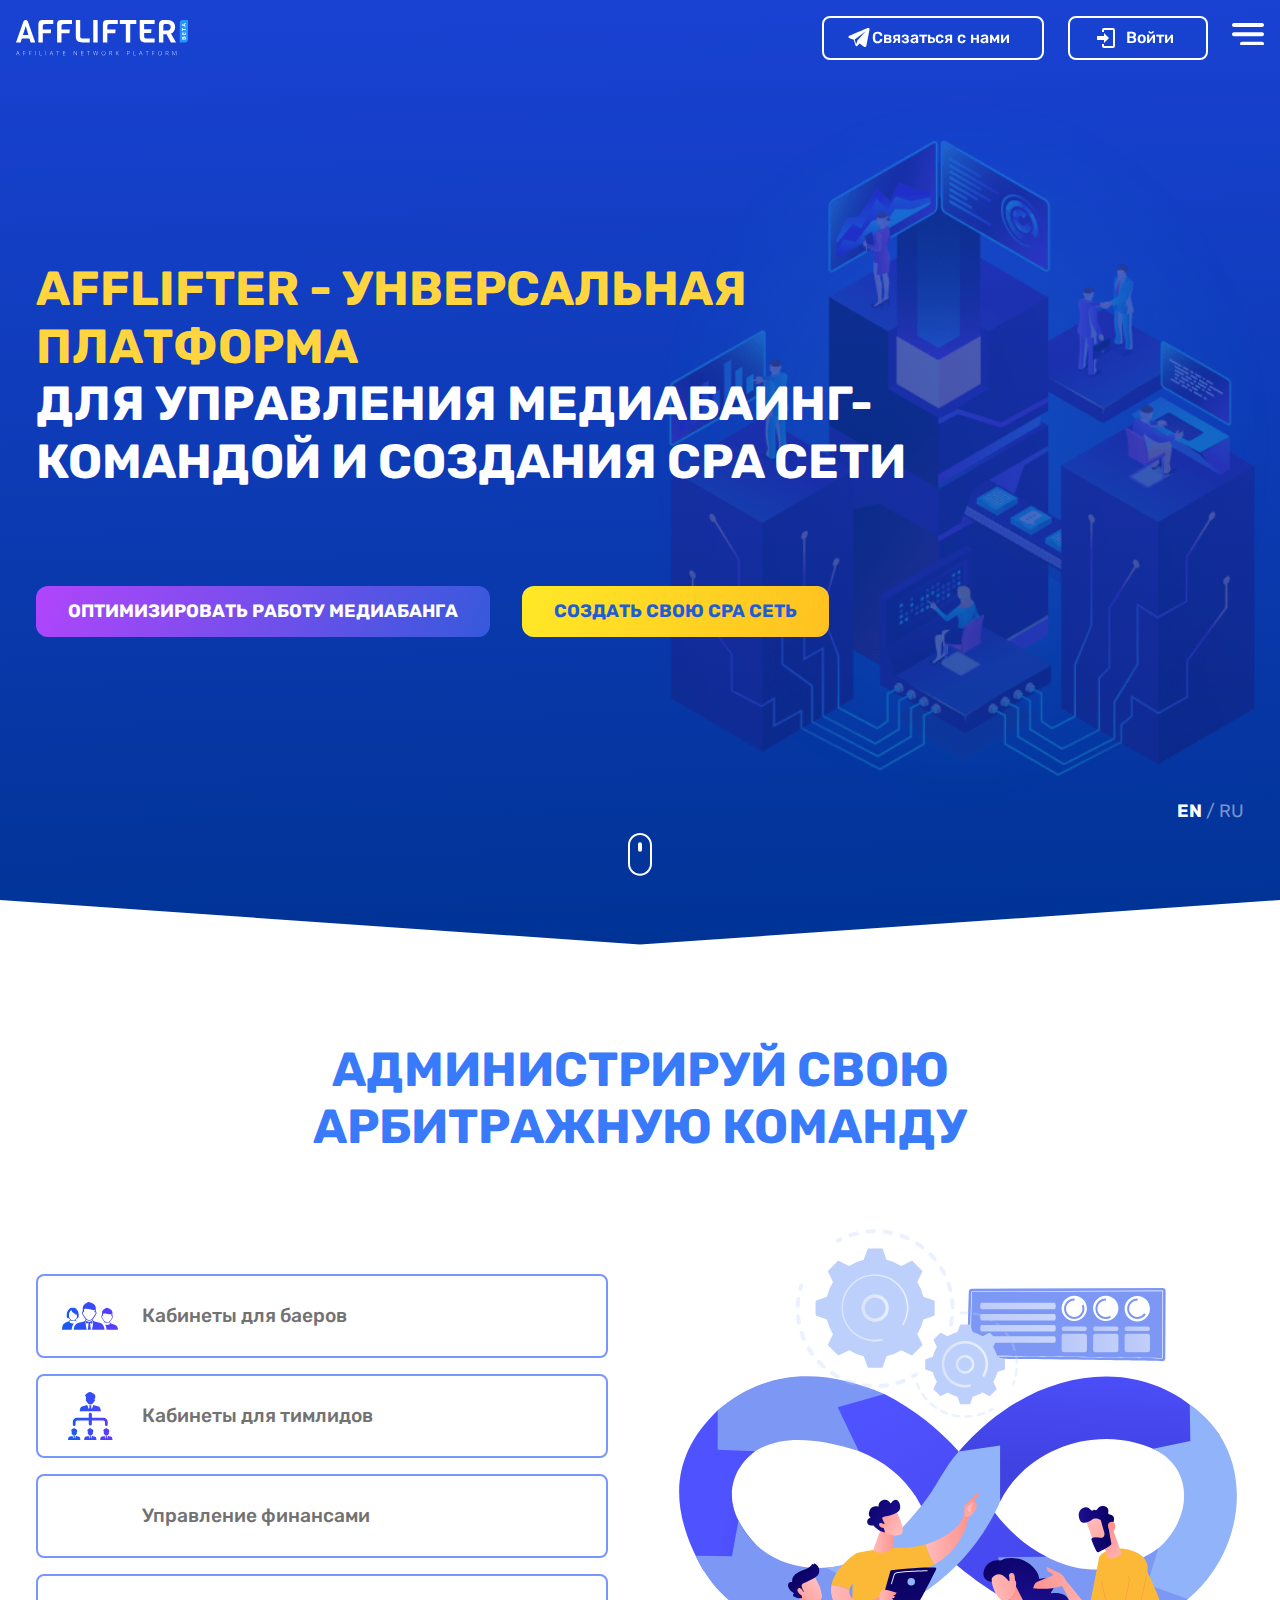
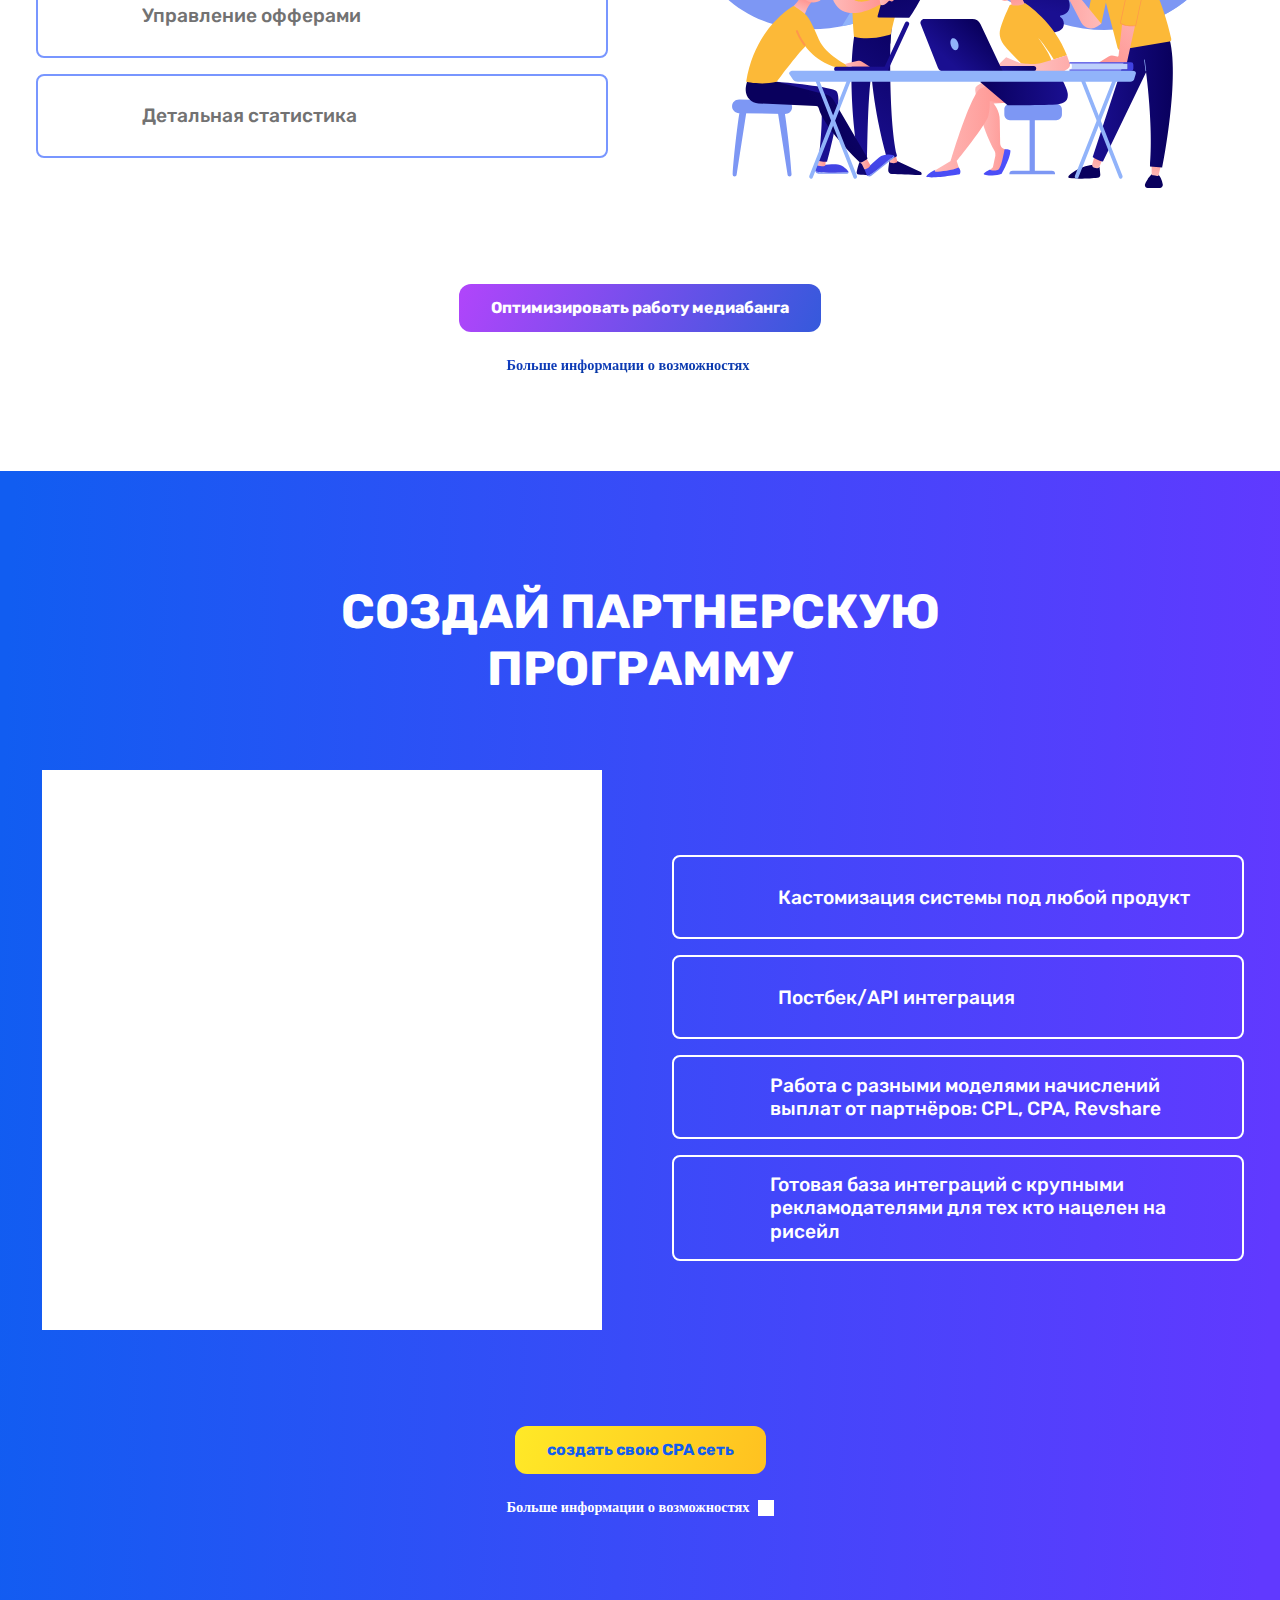
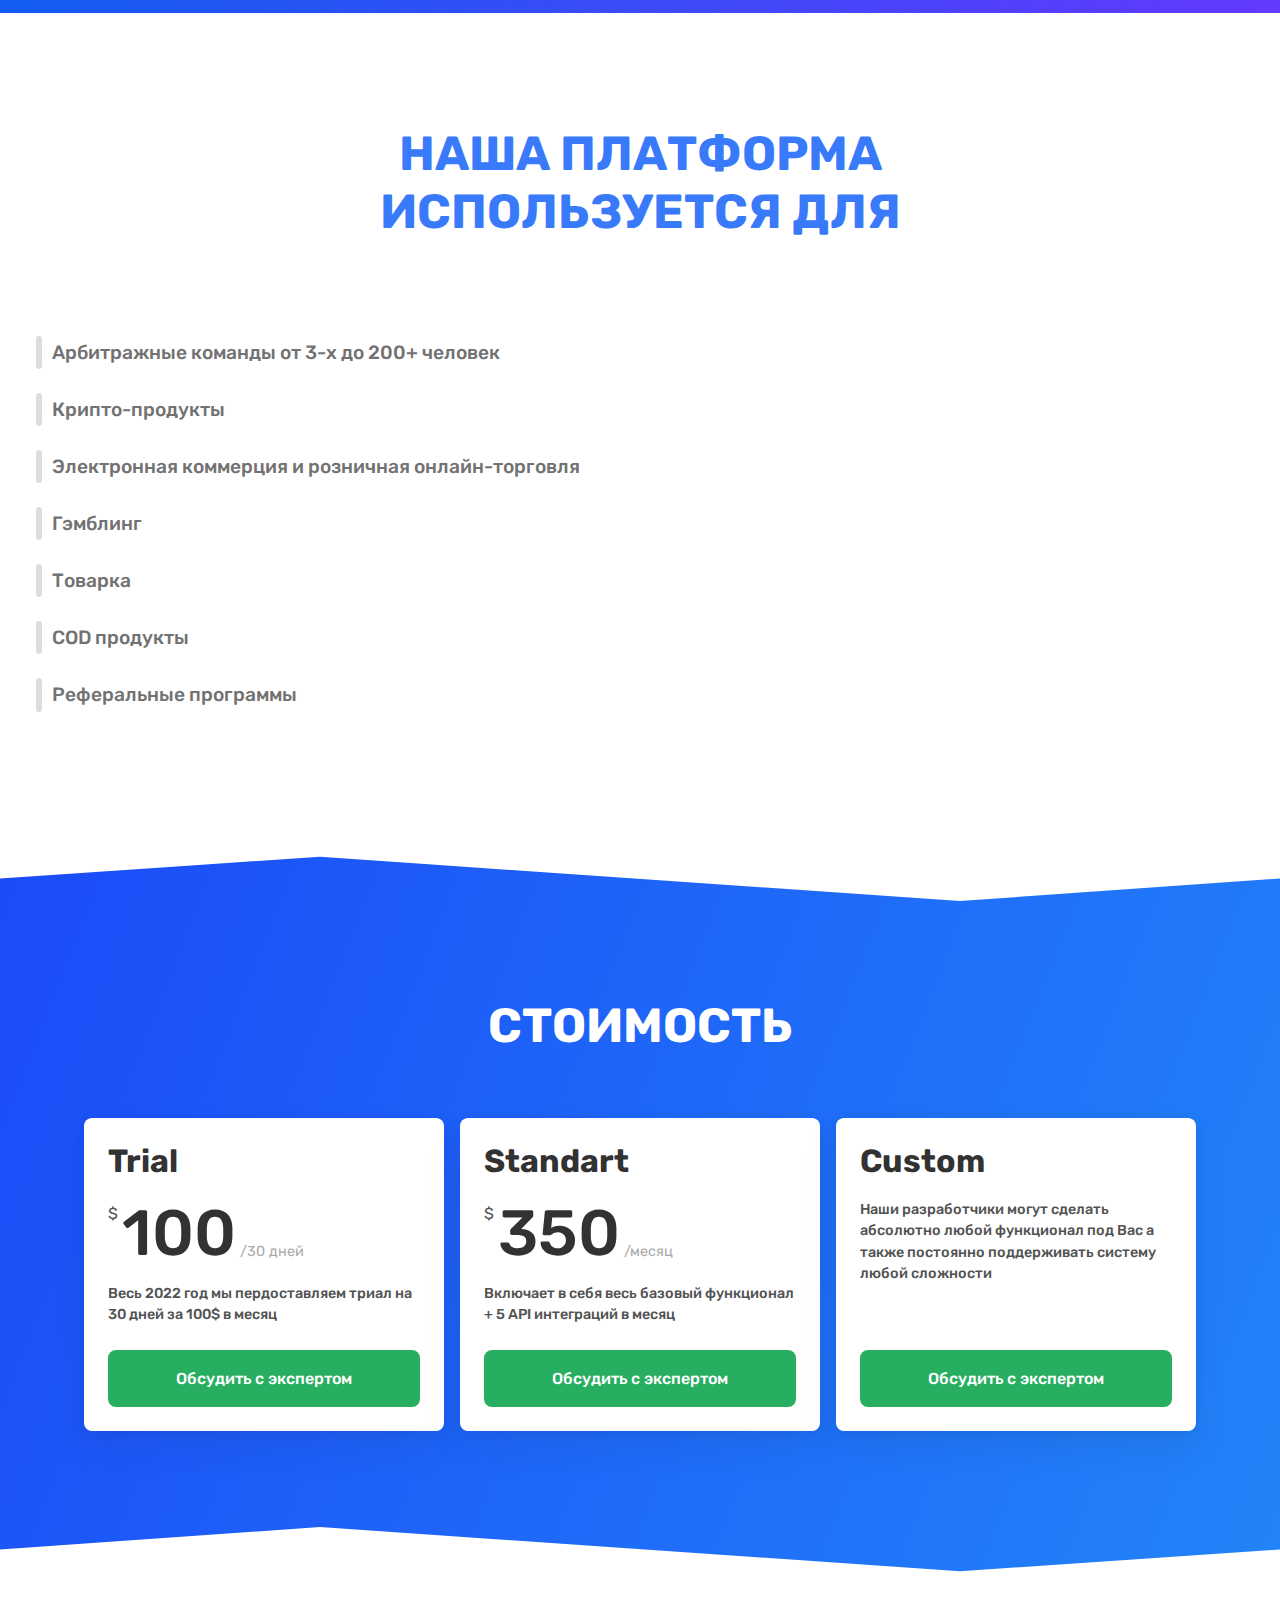
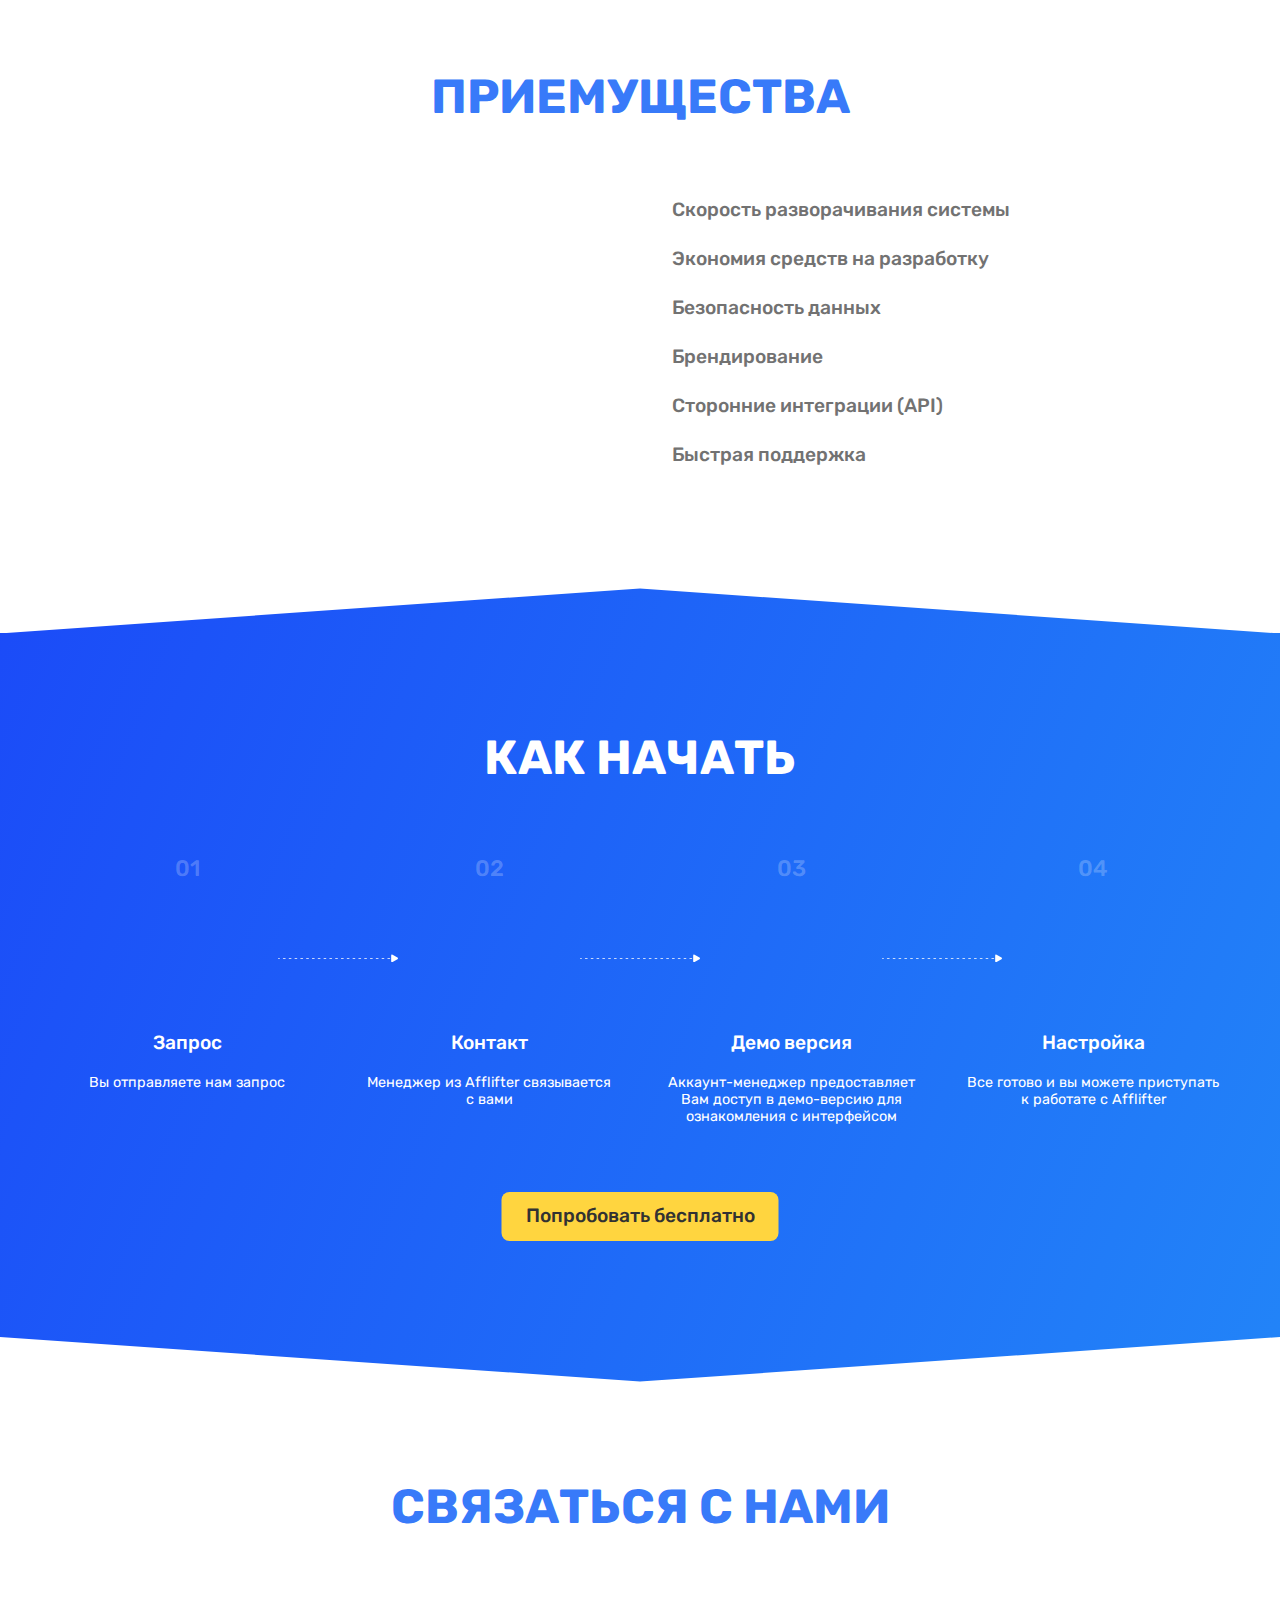
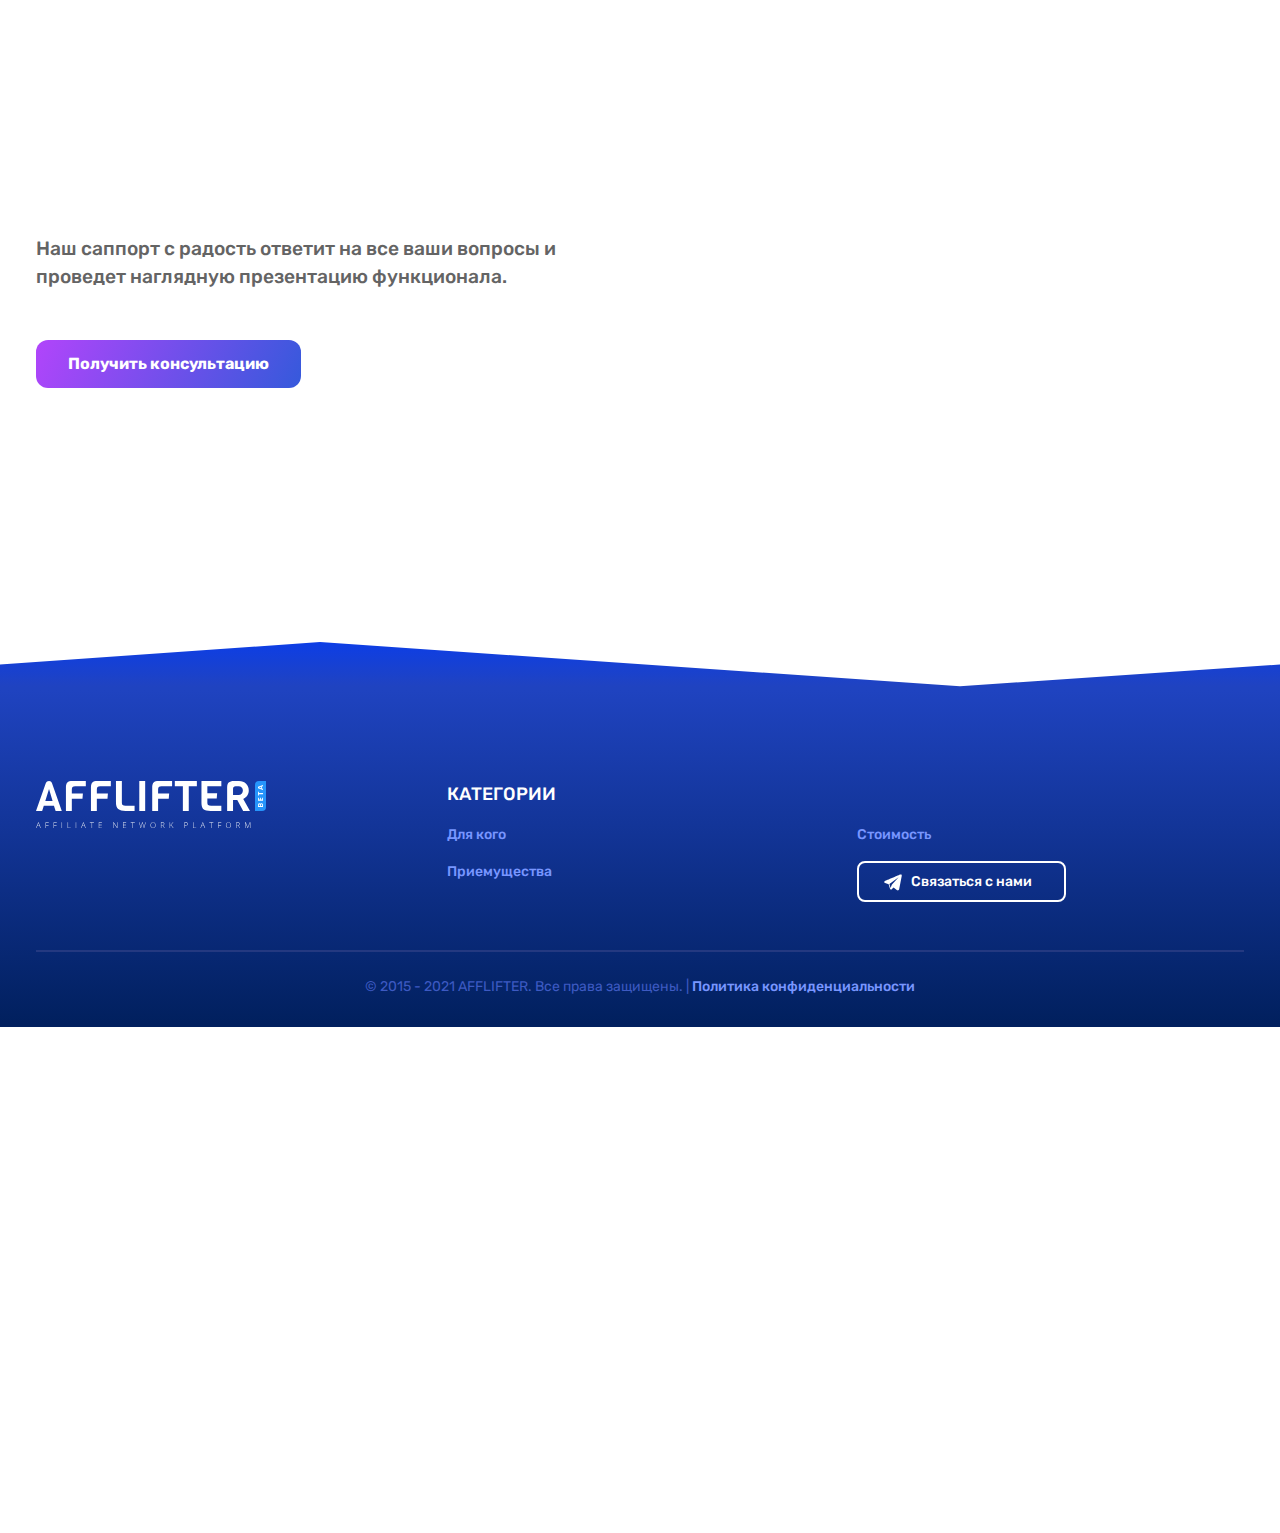
<file: ru.html>
<!DOCTYPE html><html lang="RU-ru"><head><meta charset="utf-8"><title>Afflifter</title><!--[if IE]><meta http-equiv="X-UA-Compatible" content="IE = edge"><![endif]--><script>(function(w,d,s,l,i){w[l]=w[l]||[];w[l].push({'gtm.start':
new Date().getTime(),event:'gtm.js'});var f=d.getElementsByTagName(s)[0],
j=d.createElement(s),dl=l!='dataLayer'?'&l='+l:'';j.async=true;j.src=
'https://www.googletagmanager.com/gtm.js?id='+i+dl;f.parentNode.insertBefore(j,f);
})(window,document,'script','dataLayer','GTM-KJ967X7');</script><link rel="icon" type="image/png" href="./static/images/common/favicon.png"><meta name="viewport" content="width=device-width,initial-scale=1"><meta name="facebook-domain-verification" content="unumwbq0s8u609bivuwmoafjenbwnj"><meta name="description" content="SaaS платформа для создания и управления собственной партнерской программой"><meta name="keywords" content=""><link rel="stylesheet" type="text/css" href="static/css/styles.css?v=541c860b96f83864de8bd331a0c2e0a9"><link rel="preconnect" href="https://fonts.gstatic.com"><link href="https://fonts.googleapis.com/css2?family=Rubik:wght@300;400;500;700&amp;display=swap&v=541c860b96f83864de8bd331a0c2e0a9" rel="stylesheet"></head><body><div id="fb-root"></div><div class="fb-customerchat" id="fb-customer-chat"></div><script>var chatbox = document.getElementById('fb-customer-chat');
chatbox.setAttribute("page_id", "112560224411806");
chatbox.setAttribute("attribution", "biz_inbox");

window.fbAsyncInit = function() {
	FB.init({
	xfbml            : true,
	version          : 'v11.0'
	});
};

(function(d, s, id) {
	var js, fjs = d.getElementsByTagName(s)[0];
	if (d.getElementById(id)) return;
	js = d.createElement(s); js.id = id;
	js.src = 'https://connect.facebook.net/en_US/sdk/xfbml.customerchat.js';
	fjs.parentNode.insertBefore(js, fjs);
}(document, 'script', 'facebook-jssdk'));

</script><noscript> <iframe src="https://www.googletagmanager.com/ns.html?id=GTM-KJ967X7" height="0" width="0" style="display:none;visibility:hidden"></iframe></noscript><div class="wrapper"><div class="nav"> <div class="nav-wrap"><a class="logo-link" href="./index.html"> <img class="logo" src="./static/images/common/logo-beta.svg" alt="Logo"></a><div class="right-side"><a class="high-order-button telegram-btn" href="https://t.me/affsupport"><svg xmlns="http://www.w3.org/2000/svg" width="16" height="16" viewBox="0 0 50 50" preserveAspectRatio="xMidYMid slice"><path d="M46.137 6.552c-.75-.636-1.928-.727-3.146-.238h-.002c-1.281.514-36.261 15.518-37.685 16.131-.259.09-2.521.934-2.288 2.814.208 1.695 2.026 2.397 2.248 2.478l8.893 3.045c.59 1.964 2.765 9.21 3.246 10.758.3.965.789 2.233 1.646 2.494.752.29 1.5.025 1.984-.355l5.437-5.043 8.777 6.845.209.125c.596.264 1.167.396 1.712.396.421 0 .825-.079 1.211-.237 1.315-.54 1.841-1.793 1.896-1.935l6.556-34.077c.4-1.82-.156-2.746-.694-3.201zM22 32l-3 8-3-10 23-17-17 19z"></path></svg><span>Связаться с нами</span></a><a class="high-order-button" href="https://app.afflifter.com/login"><svg xmlns="http://www.w3.org/2000/svg" xmlns:xlink="http://www.w3.org/1999/xlink" version="1.1" width="24" height="24" viewBox="0 0 24 24"><path d="M10,17V14H3V10H10V7L15,12L10,17M10,2H19A2,2 0 0,1 21,4V20A2,2 0 0,1 19,22H10A2,2 0 0,1 8,20V18H10V20H19V4H10V6H8V4A2,2 0 0,1 10,2Z"></path></svg><span>Войти</span></a><div class="menu" id="menu"><button class="open-btn" id="mobile-menu-open-btn"> <svg width="24" height="17" viewBox="0 0 24 17" preserveAspectRatio="none"><path d="M0 1.5C0 0.671573 0.671573 0 1.5 0H22.5C23.3284 0 24 0.671573 24 1.5C24 2.32843 23.3284 3 22.5 3H1.5C0.671573 3 0 2.32843 0 1.5Z" fill="white"></path><path d="M0 8.5C0 7.67157 0.671573 7 1.5 7H22.5C23.3284 7 24 7.67157 24 8.5C24 9.32843 23.3284 10 22.5 10H1.5C0.671573 10 0 9.32843 0 8.5Z" fill="white"></path><path d="M6 15.5C6 14.6716 6.67157 14 7.5 14H22.5C23.3284 14 24 14.6716 24 15.5C24 16.3284 23.3284 17 22.5 17H7.5C6.67157 17 6 16.3284 6 15.5Z" fill="white"></path></svg></button><div class="menu-list-wrap"> <button class="close-btn" id="mobile-menu-close-btn"><svg width="18" height="19" viewBox="0 0 18 19" preserveAspectRatio="none"><path d="M0.51473 1.01474C1.10052 0.428952 2.05026 0.428952 2.63605 1.01474L17.4853 15.864C18.0711 16.4498 18.0711 17.3995 17.4853 17.9853C16.8995 18.5711 15.9498 18.5711 15.364 17.9853L0.51473 3.13606C-0.0710562 2.55027 -0.0710562 1.60053 0.51473 1.01474Z" fill="white"></path><path d="M17.4851 1.01472C18.0709 1.6005 18.0709 2.55025 17.4851 3.13604L2.63586 17.9853C2.05007 18.5711 1.10032 18.5711 0.514535 17.9853C-0.0712513 17.3995 -0.0712513 16.4497 0.514535 15.864L15.3638 1.01472C15.9496 0.428932 16.8993 0.428932 17.4851 1.01472Z" fill="white"></path></svg></button><div class="menu-list"> <a class="trial-btn open-modal-form-btn" href="https://app.afflifter.com/register"> Попробовать бесплатно</a><div class="menu-item-wrap"><div class="list-item"><a href="#appointment">Для кого</a></div><div class="list-item"><a href="#solutions">Приемущества</a></div><div class="list-item"><a href="#pricing">Стоимость</a></div></div></div></div></div></div></div></div><header><div class="container"> <div class="bg-img"><img src="./static/images/common/header/header-bg-img.png" alt="cpa"></div><h1><span> Afflifter - Унверсальная платформа</span><br>для управления медиабаинг-командой и создания CPA сети</h1><div class="send-email-block"> <div class="btn-wrap"><a class="team-btn" href="#team-service"> Оптимизировать работу медиабанга</a><a class="cpa-btn" href="#cpa-service"> создать свою CPA сеть</a></div></div><div class="lang-switch lang-changer"><span class="lang lang-btn" data-lang="en-US">EN </span><span>/ </span><span class="lang lang-btn" data-lang="ru-RU">RU</span></div><div class="desktop-scroll-arrow-wrap"><svg class="scroll-arrow" width="36" height="64" viewBox="0 0 36 64" preserveAspectRatio="none"><path fill-rule="evenodd" clip-rule="evenodd" d="M33 46V18C33 9.71573 26.2843 3 18 3C9.71573 3 3 9.71573 3 18V46C3 54.2843 9.71573 61 18 61C26.2843 61 33 54.2843 33 46ZM18 0C8.05888 0 0 8.05888 0 18V46C0 55.9411 8.05888 64 18 64C27.9411 64 36 55.9411 36 46V18C36 8.05888 27.9411 0 18 0Z" fill="white"></path><path d="M15 17C15 15.3431 16.3431 14 18 14V14C19.6569 14 21 15.3431 21 17V25C21 26.6569 19.6569 28 18 28V28C16.3431 28 15 26.6569 15 25V17Z" fill="white"></path></svg></div></div></header><div class="content"><section class="service" id="team-service"><svg class="top" width="100%" height="100" viewBox="0 0 1536 101" preserveAspectRatio="none"><path d="M1536 101L0 101L8.8297e-06 3.04772e-06L768 100L1536 0.000137329L1536 101Z"></path></svg><div class="container"> <h2 class="section-title"> Администрируй свою арбитражную команду</h2><div class="service-content"><div class="section-img"><img class="icon lazyload" src="./static/images/common/preview.png" data-src="./static/images/common/services/team.svg" alt=""></div><ul class="service-list"><li class="list-item"><img class="icon lazyload" src="./static/images/common/preview.png" data-src="./static/images/common/services/i_1.1.svg" alt=""><span class="text"> Кабинеты для баеров</span></li><li class="list-item"> <img class="icon lazyload" src="./static/images/common/preview.png" data-src="./static/images/common/services/i_1.2.svg" alt=""><span class="text"> Кабинеты для тимлидов</span></li><li class="list-item"><img class="icon lazyload" src="./static/images/common/preview.png" data-src="./static/images/common/services/i_1.3.svg" alt=""><span class="text"> Управление финансами</span></li><li class="list-item"> <img class="icon lazyload" src="./static/images/common/preview.png" data-src="./static/images/common/services/i_1.4.svg" alt=""><span class="text"> Управление офферами</span></li><li class="list-item"> <img class="icon lazyload" src="./static/images/common/preview.png" data-src="./static/images/common/services/i_1.5.svg" alt=""><span class="text">Детальная статистика</span></li></ul></div><div class="btn-wrap"><a href="https://app.afflifter.com/register"> Оптимизировать работу медиабанга</a></div><div class="add-info-wrap" id="team-add-info-btn"><span class="add-info">Больше информации о возможностях</span><img class="icon lazyload" src="./static/images/common/preview.png" data-src="./static/images/common/services/arrow-d.svg" alt=""></div></div><div class="add-info-content" id="team-add-info-content"><div class="container"><ul class="add-info-list"><li class="list-item"> <img class="icon lazyload" src="./static/images/common/preview.png" data-src="./static/images/common/services/i_2.1.svg" alt=""><span class="text">Контроль работы медиабаера, анализ его затрат и прибыли</span></li><li class="list-item"> <img class="icon lazyload" src="./static/images/common/preview.png" data-src="./static/images/common/services/i_2.3.svg" alt=""><span class="text">Выдача платежных средств через систему. Ведение детального учета по ним</span></li><li class="list-item"> <img class="icon lazyload" src="./static/images/common/preview.png" data-src="./static/images/common/services/i_2.5.svg" alt=""><span class="text">Возможность пополнять платежные средства и фиксировать затраты</span></li><li class="list-item"> <img class="icon lazyload" src="./static/images/common/preview.png" data-src="./static/images/common/services/i_2.7.svg" alt=""><span class="text">Установка лимитов на запросы денежных средств</span></li><li class="list-item"> <img class="icon lazyload" src="./static/images/common/preview.png" data-src="./static/images/common/services/i_2.2.svg" alt=""><span class="text">Разбивка по транзакциям (назначение денежных средств)</span></li><li class="list-item"> <img class="icon lazyload" src="./static/images/common/preview.png" data-src="./static/images/common/services/i_2.4.svg" alt=""><span class="text">Выставление индивидуальных ставок для каждого баера</span></li><li class="list-item"> <img class="icon lazyload" src="./static/images/common/preview.png" data-src="./static/images/common/services/i_2.6.svg" alt=""><span class="text">Администрирование работы большого количества внутренних команд</span></li></ul></div></div></section><section class="service dark" id="cpa-service"><div class="container"> <h2 class="section-title"> Создай партнерскую программу</h2><div class="service-content"><div class="section-img"><img class="icon lazyload" src="./static/images/common/preview.png" data-src="./static/images/common/services/cpa.svg" alt=""></div><ul class="service-list"><li class="list-item"><img class="icon lazyload light" src="./static/images/common/preview.png" data-src="./static/images/common/services/i_3.1.svg" alt=""><img class="icon lazyload dark" src="./static/images/common/preview.png" data-src="./static/images/common/services/i_3.1d.svg" alt=""><span class="text"> Кастомизация системы под любой продукт</span></li><li class="list-item"> <img class="icon lazyload light" src="./static/images/common/preview.png" data-src="./static/images/common/services/i_3.2.svg" alt=""><img class="icon lazyload dark" src="./static/images/common/preview.png" data-src="./static/images/common/services/i_3.2d.svg" alt=""><span class="text"> Постбек/API интеграция</span></li><li class="list-item"><img class="icon lazyload light" src="./static/images/common/preview.png" data-src="./static/images/common/services/i_3.3.svg" alt=""><img class="icon lazyload dark" src="./static/images/common/preview.png" data-src="./static/images/common/services/i_3.3d.svg" alt=""><span class="text"> Работа с разными моделями начислений выплат от партнёров:  CPL, CPA, Revshare</span></li><li class="list-item"> <img class="icon lazyload light" src="./static/images/common/preview.png" data-src="./static/images/common/services/i_3.4.svg" alt=""><img class="icon lazyload dark" src="./static/images/common/preview.png" data-src="./static/images/common/services/i_3.4d.svg" alt=""><span class="text"> Готовая база интеграций с крупными рекламодателями для тех кто нацелен на рисейл</span></li></ul></div><div class="btn-wrap"><a href="https://app.afflifter.com/register"> создать свою CPA сеть</a></div><div class="add-info-wrap" id="cpa-add-info-btn"><span class="add-info">Больше информации о возможностях</span><img class="icon lazyload light" src="./static/images/common/preview.png" data-src="./static/images/common/services/arrow.svg" alt=""></div></div><div class="add-info-content" id="cpa-add-info-content"><div class="container"><ul class="add-info-list"><li class="list-item"> <img class="icon lazyload light" src="./static/images/common/preview.png" data-src="./static/images/common/services/i_4.2.svg" alt=""><img class="icon lazyload dark" src="./static/images/common/preview.png" data-src="./static/images/common/services/i_4.2d.svg" alt=""><span class="text">Удобная работа со стримами и офферам</span></li><li class="list-item"> <img class="icon lazyload light" src="./static/images/common/preview.png" data-src="./static/images/common/services/i_4.3.svg" alt=""><img class="icon lazyload dark" src="./static/images/common/preview.png" data-src="./static/images/common/services/i_4.3d.svg" alt=""><span class="text">Парковка доменов</span></li><li class="list-item"> <img class="icon lazyload light" src="./static/images/common/preview.png" data-src="./static/images/common/services/i_4.6.svg" alt=""><img class="icon lazyload dark" src="./static/images/common/preview.png" data-src="./static/images/common/services/i_4.6d.svg" alt=""><span class="text">Скрипт для передачи события со страницы спасибо</span></li><li class="list-item"> <img class="icon lazyload light" src="./static/images/common/preview.png" data-src="./static/images/common/services/i_4.8.svg" alt=""><img class="icon lazyload dark" src="./static/images/common/preview.png" data-src="./static/images/common/services/i_4.8d.svg" alt=""><span class="text">S2S отправка событий в Facebook и Tiktok</span></li><li class="list-item"> <img class="icon lazyload light" src="./static/images/common/preview.png" data-src="./static/images/common/services/i_4.1.svg" alt=""><img class="icon lazyload dark" src="./static/images/common/preview.png" data-src="./static/images/common/services/i_4.1d.svg" alt=""><span class="text">Парковка вашего брендового домена для партнерской программы</span></li><li class="list-item"> <img class="icon lazyload light" src="./static/images/common/preview.png" data-src="./static/images/common/services/i_4.4.svg" alt=""><img class="icon lazyload dark" src="./static/images/common/preview.png" data-src="./static/images/common/services/i_4.4d.svg" alt=""><span class="text">Стилизация визуальной части кабинета</span></li><li class="list-item"> <img class="icon lazyload light" src="./static/images/common/preview.png" data-src="./static/images/common/services/i_4.7.svg" alt=""><img class="icon lazyload dark" src="./static/images/common/preview.png" data-src="./static/images/common/services/i_4.7d.svg" alt=""><span class="text">Кастомизация оффера под каждого партнера (назначение индивидуальных выплат)</span></li><li class="list-item"> <img class="icon lazyload light" src="./static/images/common/preview.png" data-src="./static/images/common/services/i_4.9.svg" alt=""><img class="icon lazyload dark" src="./static/images/common/preview.png" data-src="./static/images/common/services/i_4.9d.svg" alt=""><span class="text">Телеграмм бот для расшарки приложений</span></li><li class="list-item"> <img class="icon lazyload light" src="./static/images/common/preview.png" data-src="./static/images/common/services/i_4.5.svg" alt=""><img class="icon lazyload dark" src="./static/images/common/preview.png" data-src="./static/images/common/services/i_4.5d.svg" alt=""><span class="text">Автоматизированное создание ТГ ботов для работы со схемным трафиком</span></li></ul></div></div></section><section class="appointment" id="appointment"><div class="container"> <h2 class="section-title"> Наша платформа используется для</h2><ul class="appointment-list"><li class="list-item"><img class="preview lazyload" src="./static/images/common/preview.png" data-src="./static/images/common/appointment/7.svg" alt=""><span class="text"> Арбитражные команды от 3-х до 200+ человек</span></li><li class="list-item"> <img class="preview lazyload" src="./static/images/common/preview.png" data-src="./static/images/common/appointment/3.svg" alt=""><span class="text"> Крипто-продукты</span></li><li class="list-item"><img class="preview lazyload" src="./static/images/common/preview.png" data-src="./static/images/common/appointment/4.svg" alt=""><span class="text"> Электронная коммерция и розничная онлайн-торговля</span></li><li class="list-item"> <img class="preview lazyload" src="./static/images/common/preview.png" data-src="./static/images/common/appointment/9.svg" alt=""><span class="text"> Гэмблинг</span></li><li class="list-item"> <img class="preview lazyload" src="./static/images/common/preview.png" data-src="./static/images/common/appointment/6.svg" alt=""><span class="text">Товарка</span></li><li class="list-item"> <img class="preview lazyload" src="./static/images/common/preview.png" data-src="./static/images/common/appointment/5.svg" alt=""><span class="text">COD продукты</span></li><li class="list-item"> <img class="preview lazyload" src="./static/images/common/preview.png" data-src="./static/images/common/appointment/advertize.png" alt=""><span class="text">Реферальные программы</span></li></ul></div><svg class="bottom" width="100%" height="60" viewBox="0 0 1536 60" preserveAspectRatio="none"><path d="M0 0H1536V30L1152 60L384 1L0 30V0Z"></path></svg></section><section class="pricing svg-vertical-indent" id="pricing"><div class="container"> <h2 class="section-title"> Стоимость</h2><div class="pricing-wrap"> <div class="price-card"><div class="price-head"><div class="title"> Trial</div><div class="price-wrap"><span class="currency">$</span><span class="price">100</span><span class="period">/30 дней</span></div><p class="description"> Весь 2022 год мы пердоставляем триал на 30 дней за 100$ в месяц</p></div><a class="buy-btn open-modal-form-button" href="https://t.me/affsupport">Обсудить с экспертом</a></div><div class="price-card curr"><div class="price-head"><div class="title"> Standart</div><div class="price-wrap"><span class="currency">$</span><span class="price">350</span><span class="period">/месяц</span></div><p class="description">Включает в себя весь базовый функционал + 5 API интеграций в месяц</p></div><a class="buy-btn open-modal-form-button" href="https://t.me/affsupport">Обсудить с экспертом</a></div><div class="price-card"><div class="price-head"><div class="title">  Custom</div><p class="description"> Наши разработчики могут сделать абсолютно любой функционал под Вас а также постоянно поддерживать систему любой сложности</p></div><a class="buy-btn open-modal-form-button" href="https://t.me/affsupport">Обсудить с экспертом</a></div></div></div></section><section class="solutions" id="solutions"> <svg class="top" width="100%" height="60" viewBox="0 0 1536 60" preserveAspectRatio="none"><path d="M1536 60.0001L0 59.9999L2.62268e-06 29.9999L384 -3.96759e-05L1152 59L1536 30.0001L1536 60.0001Z"></path></svg><div class="container"> <h2 class="section-title">Приемущества</h2><ul class="solutions-list"> <li class="list-item"><div class="progress-wrap"><div class="progress"></div></div><div class="item-wrap"><img class="preview lazyload" src="./static/images/common/preview.png" data-src="./static/images/common/appointment/8.svg" alt=""><span class="title"> Скорость разворачивания системы</span><span class="description">  Вы можете развернуть систему, настроить визуальный интерфейс в течении 15 минут. </span></div></li><li class="list-item"><div class="progress-wrap"><div class="progress"></div></div><div class="item-wrap"><img class="preview lazyload" src="./static/images/common/preview.png" data-src="./static/images/common/appointment/1.svg" alt=""><span class="title"> Экономия средств на разработку</span><span class="description"> Поскольку мы является SaaS сервисом, вам не нужен штат программистов и системных администраторов. Мы все сделаем за вас!</span></div></li><li class="list-item"><div class="progress-wrap"><div class="progress"></div></div><div class="item-wrap"><img class="preview lazyload" src="./static/images/common/preview.png" data-src="./static/images/common/solutions/antifrod.png" alt=""><span class="title"> Безопасность данных</span><span class="description"> Наш сервис способен обрабатывать миллиарды событий с 99,99% времени безотказной работы и сквозным шифрованием, что делает вашу сеть полностью защищенной.</span></div></li><li class="list-item"><div class="progress-wrap"><div class="progress"></div></div><div class="item-wrap"><img class="preview lazyload" src="./static/images/common/preview.png" data-src="./static/images/common/appointment/2.svg" alt=""><span class="title"> Брендирование</span><span class="description"> Мы предоставляем вам возможность сделать White Label. Данный вид партнерского сотрудничества позволяет использовать наш продукт под своим брендом. Вы можете настроить собственные дашборды, добавить свой логотип, а также использовать личный домен для работы с нашей системой.</span></div></li><li class="list-item"><div class="progress-wrap"><div class="progress"></div></div><div class="item-wrap"><img class="preview lazyload" src="./static/images/common/preview.png" data-src="./static/images/common/solutions/whitelabel.png" alt=""><span class="title"> Сторонние интеграции (API)</span><span class="description"> С помощью API можно легко интегрировать неограниченное количество сторонних технологий, чтобы расширить маркетинговые возможности. Вы также можете экспортировать данные из нашей системы в свой любимый инструмент бизнес-аналитики для дальнейшей работы.</span></div></li><li class="list-item"><div class="progress-wrap"><div class="progress"></div></div><div class="item-wrap"><img class="preview lazyload" src="./static/images/common/preview.png" data-src="./static/images/common/solutions/support.png" alt=""><span class="title"> Быстрая поддержка</span><span class="description"> Мы быстро отвечаем и работаем 24/7. Поможем в решении любого вопроса максимально оперативно</span></div></li></ul></div><svg class="bottom" width="100%" height="100" viewBox="0 0 1536 100" preserveAspectRatio="none"><path d="M0 0L1536 0V101L768 1L0 101L0 0Z"></path></svg></section><section class="instruction svg-vertical-indent parters-hidden"><div class="container"> <h2 class="section-title"> Как начать</h2><ul class="instruction-list"><li class="list-item"><span class="number">01</span><div class="thumb"><img class="lazyload" src="./static/images/common/preview.png" data-src="./static/images/common/instruction/request.svg" alt=""></div><div class="text-wrap"><div class="title"><span> Запрос</span></div><span class="text"> Вы отправляете нам запрос</span></div></li><li class="list-item"><span class="number">02</span><div class="thumb"><img class="lazyload" src="./static/images/common/preview.png" data-src="./static/images/common/instruction/contact.svg" alt=""></div><div class="text-wrap"><div class="title"><span> Контакт</span></div><span class="text"> Менеджер из Afflifter связывается с вами</span></div></li><li class="list-item"><span class="number">03</span><div class="thumb"><img class="lazyload" src="./static/images/common/preview.png" data-src="./static/images/common/instruction/demo.svg" alt=""></div><div class="text-wrap"><div class="title"><span> Демо версия</span></div><span class="text"> Аккаунт-менеджер предоставляет Вам доступ в демо-версию для ознакомления с интерфейсом</span></div></li><li class="list-item"><span class="number">04</span><div class="thumb"><img class="lazyload" src="./static/images/common/preview.png" data-src="./static/images/common/instruction/setup.svg" alt=""></div><div class="text-wrap"><div class="title"><span> Настройка</span></div><span class="text"> Все готово и вы можете приступать к работате с Afflifter</span></div></li></ul><a class="buy-btn open-modal-form-btn" href="https://app.afflifter.com/register"> Попробовать бесплатно</a></div></section><section class="contact" id="contact"><svg class="top" width="100%" height="100" viewBox="0 0 1536 101" preserveAspectRatio="none"><path d="M1536 101L0 101L8.8297e-06 3.04772e-06L768 100L1536 0.000137329L1536 101Z"></path></svg><div class="container"> <h2 class="section-title"> Связаться с нами</h2><div class="content"><div class="section-img"><img class="icon lazyload" src="./static/images/common/preview.png" data-src="./static/images/common/services/contact.svg" alt=""></div><div class="text-box"><div class="text"> Наш саппорт с радость ответит на все ваши вопросы и проведет наглядную презентацию функционала.</div><div class="btn-wrap"><a href="https://t.me/affsupport"> Получить консультацию</a></div></div></div></div></section></div><footer><svg class="top" width="100%" height="60" viewBox="0 0 1536 60" preserveAspectRatio="none"><path d="M1536 60L0 59.9999L2.62268e-06 29.9999L384 -0.000100711L1152 59L1536 30L1536 60Z" fill="url(#paint0_linear)"></path><defs><linearGradient id="paint0_linear" x1="768" y1="59.9999" x2="768" y2="-6.71407e-05" gradientUnits="userSpaceOnUse"><stop offset="0" stop-color="#2043C0"></stop><stop offset="1" stop-color="#0D3EE6"></stop></linearGradient></defs></svg><div class="container"> <div class="content-wrap"><div class="logo"><a href="./index.html"> <img src="./static/images/common/logo-beta.svg" alt=""></a></div><div class="category-list"> <div class="title">Категории</div><div class="list-item"><a href="#appointment">Для кого</a></div><div class="list-item"><a href="#solutions">Приемущества</a></div></div><div class="category-list continuation"><div class="list-item"><a href="#pricing">Стоимость</a></div><div class="list-item"><a class="telegram-btn" href="https://t.me/affsupport"><svg xmlns="http://www.w3.org/2000/svg" width="16" height="16" viewBox="0 0 50 50" preserveAspectRatio="xMidYMid slice"><path d="M46.137 6.552c-.75-.636-1.928-.727-3.146-.238h-.002c-1.281.514-36.261 15.518-37.685 16.131-.259.09-2.521.934-2.288 2.814.208 1.695 2.026 2.397 2.248 2.478l8.893 3.045c.59 1.964 2.765 9.21 3.246 10.758.3.965.789 2.233 1.646 2.494.752.29 1.5.025 1.984-.355l5.437-5.043 8.777 6.845.209.125c.596.264 1.167.396 1.712.396.421 0 .825-.079 1.211-.237 1.315-.54 1.841-1.793 1.896-1.935l6.556-34.077c.4-1.82-.156-2.746-.694-3.201zM22 32l-3 8-3-10 23-17-17 19z"></path></svg>Связаться с нами</a></div></div></div><div class="copyright"> © 2015 - 2021 AFFLIFTER. Все права защищены. |<a class="privacy-policy" href="#" id="policy-open"> Политика конфиденциальности</a></div></div></footer><div class="modal" id="modal-form"> <div class="modal-wrap"><h2 class="title">Free trial 30 days</h2><button class="close-btn" id="modal-form-close-btn"></button><div class="content"><form class="modal-form" id="input-form" action="#" method="POST"><div class="input-wrap"><label> Введите имя</label><input name="name" type="text" required></div><div class="input-wrap"><label> Введите ваш email</label><input class="email" name="email" type="email" required></div><div class="input-group">  <label> Мессенджер</label><div class="select-wrap"><select name="messenger-type"><option value="Facebook">Facebook</option><option value="Viber">Viber</option><option value="Skype">Skype</option><option value="Telegram">Telegram</option><option value="WhatsApp">WhatsApp</option></select></div><div class="input-wrap"><label> Ваш мессенджер</label><input name="messenger" type="text" required></div></div><div class="input-wrap"><label> Введите вашу страну</label><input name="country" type="text" required></div><div class="select-wrap"><select name="problem" required><option value="" disabled selected> Какую задачу хотите решить?</option><option value="Create an Affiliate Network"> Создать CPA сеть</option><option value="Create a referral program"> Создать реферальную программу</option><option value="Affiliate Network for your product"> CPA сеть для своего продукта</option><option value="Migration of an existing Affiliate Network"> Миграция существующей CPA сети</option><option value="Other"> Другое</option></select></div><input type="hidden" name="utm"><button class="send-btn" type="submit">Free 30 days trial</button><input type="hidden" name="fbzx" value="-3300453198507295392"></form></div></div></div><div class="modal policy" id="privacy-policy"><div class="modal-wrap"><h2 class="title"> Политика в отношении обработки персональных данных</h2><button class="close-btn" id="policy-close-btn"></button><div class="content"><p>1. Общие положения Настоящая политика обработки персональных данных составлена в соответствии с требованиями Федерального закона от 27.07.2006. №152-ФЗ «О персональных данных» (далее - Закон о персональных данных) и определяет порядок обработки персональных данных и меры по обеспечению безопасности персональных данных, предпринимаемые ФОП Afflifter (далее – Оператор).</p><p>1.1. Оператор ставит своей важнейшей целью и условием осуществления своей деятельности соблюдение прав и свобод человека и гражданина при обработке его персональных данных, в том числе защиты прав на неприкосновенность частной жизни, личную и семейную тайну.</p><p>1.2. Настоящая политика Оператора в отношении обработки персональных данных (далее – Политика) применяется ко всей информации, которую Оператор может получить о посетителях веб-сайта <a href="https://afflifter.com">https://afflifter.com.</a></p><p>2. Основные понятия, используемые в Политике 2.1. Автоматизированная обработка персональных данных – обработка персональных данных с помощью средств вычислительной техники.</p><p>2.2. Блокирование персональных данных – временное прекращение обработки персональных данных (за исключением случаев, если обработка необходима для уточнения персональных данных).</p><p>2.3. Веб-сайт – совокупность графических и информационных материалов, а также программ для ЭВМ и баз данных, обеспечивающих их доступность в сети интернет по сетевому адресу <a href="https://afflifter.com">https://afflifter.com.</a></p><p>2.4. Информационная система персональных данных — совокупность содержащихся в базах данных персональных данных, и обеспечивающих их обработку информационных технологий и технических средств.</p><p>2.5. Обезличивание персональных данных — действия, в результате которых невозможно определить без использования дополнительной информации принадлежность персональных данных конкретному Пользователю или иному субъекту персональных данных.</p><p>2.6. Обработка персональных данных – любое действие (операция) или совокупность действий (операций), совершаемых с использованием средств автоматизации или без использования таких средств с персональными данными, включая сбор, запись, систематизацию, накопление, хранение, уточнение (обновление, изменение), извлечение, использование, передачу (распространение, предоставление, доступ), обезличивание, блокирование, удаление, уничтожение персональных данных.</p><p>2.7. Оператор – государственный орган, муниципальный орган, юридическое или физическое лицо, самостоятельно или совместно с другими лицами организующие и (или) осуществляющие обработку персональных данных, а также определяющие цели обработки персональных данных, состав персональных данных, подлежащих обработке, действия (операции), совершаемые с персональными данными.</p><p>2.8. Персональные данные – любая информация, относящаяся прямо или косвенно к определенному или определяемому Пользователю веб-сайта <a href="https://afflifter.com">https://afflifter.com.</a></p><p>2.9. Персональные данные, разрешенные субъектом персональных данных для распространения, - персональные данные, доступ неограниченного круга лиц к которым предоставлен субъектом персональных данных путем дачи согласия на обработку персональных данных, разрешенных субъектом персональных данных для распространения в порядке, предусмотренном Законом о персональных данных (далее - персональные данные, разрешенные для распространения).</p><p>2.10. Пользователь – любой посетитель веб-сайта <a href="https://afflifter.com">https://afflifter.com.</a></p><p>2.11. Предоставление персональных данных – действия, направленные на раскрытие персональных данных определенному лицу или определенному кругу лиц.</p><p>2.12. Распространение персональных данных – любые действия, направленные на раскрытие персональных данных неопределенному кругу лиц (передача персональных данных) или на ознакомление с персональными данными неограниченного круга лиц, в том числе обнародование персональных данных в средствах массовой информации, размещение в информационно-телекоммуникационных сетях или предоставление доступа к персональным данным каким-либо иным способом.</p><p>2.13. Трансграничная передача персональных данных – передача персональных данных на территорию иностранного государства органу власти иностранного государства, иностранному физическому или иностранному юридическому лицу.</p><p>2.14. Уничтожение персональных данных – любые действия, в результате которых персональные данные уничтожаются безвозвратно с невозможностью дальнейшего восстановления содержания персональных данных в информационной системе персональных данных и (или) уничтожаются материальные носители персональных данных.</p><p>3. Основные права и обязанности Оператора </p><p>3.1. Оператор имеет право:<br>– получать от субъекта персональных данных достоверные информацию и/или документы, содержащие персональные данные;<br>– в случае отзыва субъектом персональных данных согласия на обработку персональных данных Оператор вправе продолжить обработку персональных данных без согласия субъекта персональных данных при наличии оснований, указанных в Законе о персональных данных;<br>– самостоятельно определять состав и перечень мер, необходимых и достаточных для обеспечения выполнения обязанностей, предусмотренных Законом о персональных данных и принятыми в соответствии с ним нормативными правовыми актами, если иное не предусмотрено Законом о персональных данных или другими федеральными законами.</p><p>3.2. Оператор обязан:<br>– предоставлять субъекту персональных данных по его просьбе информацию, касающуюся обработки его персональных данных;<br>– порганизовывать обработку персональных данных в порядке, установленном действующим законодательством РФ;<br>– отвечать на обращения и запросы субъектов персональных данных и их законных представителей в соответствии с требованиями Закона о персональных данных;<br>– сообщать в уполномоченный орган по защите прав субъектов персональных данных по запросу этого органа необходимую информацию в течение 30 дней с даты получения такого запроса;<br>– публиковать или иным образом обеспечивать неограниченный доступ к настоящей Политике в отношении обработки персональных данных;<br>– принимать правовые, организационные и технические меры для защиты персональных данных от неправомерного или случайного доступа к ним, уничтожения, изменения, блокирования, копирования, предоставления, распространения персональных данных, а также от иных неправомерных действий в отношении персональных данных;<br>– прекратить передачу (распространение, предоставление, доступ) персональных данных, прекратить обработку и уничтожить персональные данные в порядке и случаях, предусмотренных Законом о персональных данных<br>– исполнять иные обязанности, предусмотренные Законом о персональных данных.</p><p>4. Основные права и обязанности субъектов персональных данных </p><p>4.1. Субъекты персональных данных имеют право:<br>– получать информацию, касающуюся обработки его персональных данных, за исключением случаев, предусмотренных федеральными законами. Сведения предоставляются субъекту персональных данных Оператором в доступной форме, и в них не должны содержаться персональные данные, относящиеся к другим субъектам персональных данных, за исключением случаев, когда имеются законные основания для раскрытия таких персональных данных. Перечень информации и порядок ее получения установлен Законом о персональных данных;<br>– требовать от оператора уточнения его персональных данных, их блокирования или уничтожения в случае, если персональные данные являются неполными, устаревшими, неточными, незаконно полученными или не являются необходимыми для заявленной цели обработки, а также принимать предусмотренные законом меры по защите своих прав;<br>– выдвигать условие предварительного согласия при обработке персональных данных в целях продвижения на рынке товаров, работ и услуг;<br>– на отзыв согласия на обработку персональных данных;<br>– обжаловать в уполномоченный орган по защите прав субъектов персональных данных или в судебном порядке неправомерные действия или бездействие Оператора при обработке его персональных данных;<br>– на осуществление иных прав, предусмотренных законодательством РФ.</p><p>4.2. Субъекты персональных данных обязаны:<br>– предоставлять Оператору достоверные данные о себе;<br>– сообщать Оператору об уточнении (обновлении, изменении) своих персональных данных.</p><p>4.3. Лица, передавшие Оператору недостоверные сведения о себе, либо сведения о другом субъекте персональных данных без согласия последнего, несут ответственность в соответствии с законодательством РФ.</p><p>5. Оператор может обрабатывать следующие персональные данные Пользователя </p><p>5.1. Фамилия, имя, отчество.</p><p>5.2. Электронный адрес.</p><p>5.3. Номера телефонов.</p><p>5.4. Также на сайте происходит сбор и обработка обезличенных данных о посетителях (в т.ч. файлов «cookie») с помощью сервисов интернет-статистики (Яндекс Метрика и Гугл Аналитика и других).</p><p>5.5. Вышеперечисленные данные далее по тексту Политики объединены общим понятием Персональные данные.</p><p>5.6. Обработка специальных категорий персональных данных, касающихся расовой, национальной принадлежности, политических взглядов, религиозных или философских убеждений, интимной жизни, Оператором не осуществляется.</p><p>5.7. Обработка персональных данных, разрешенных для распространения, из числа специальных категорий персональных данных, указанных в ч. 1 ст. 10 Закона о персональных данных, допускается, если соблюдаются запреты и условия, предусмотренные ст. 10.1 Закона о персональных данных.</p><p>5.8. Согласие Пользователя на обработку персональных данных, разрешенных для распространения, оформляется отдельно от других согласий на обработку его персональных данных. При этом соблюдаются условия, предусмотренные, в частности, ст. 10.1 Закона о персональных данных. Требования к содержанию такого согласия устанавливаются уполномоченным органом по защите прав субъектов персональных данных.</p><p>5.8.1 Согласие на обработку персональных данных, разрешенных для распространения, Пользователь предоставляет Оператору непосредственно.</p><p>5.8.2 Оператор обязан в срок не позднее трех рабочих дней с момента получения указанного согласия Пользователя опубликовать информацию об условиях обработки, о наличии запретов и условий на обработку неограниченным кругом лиц персональных данных, разрешенных для распространения.</p><p>5.8.3 Передача (распространение, предоставление, доступ) персональных данных, разрешенных субъектом персональных данных для распространения, должна быть прекращена в любое время по требованию субъекта персональных данных. Данное требование должно включать в себя фамилию, имя, отчество (при наличии), контактную информацию (номер телефона, адрес электронной почты или почтовый адрес) субъекта персональных данных, а также перечень персональных данных, обработка которых подлежит прекращению. Указанные в данном требовании персональные данные могут обрабатываться только Оператором, которому оно направлено.</p><p>5.8.4 Согласие на обработку персональных данных, разрешенных для распространения, прекращает свое действие с момента поступления Оператору требования, указанного в п. 5.8.3 настоящей Политики в отношении обработки персональных данных.</p><p>6. Принципы обработки персональных данных </p><p>6.1. Обработка персональных данных осуществляется на законной и справедливой основе.</p><p>6.2. Обработка персональных данных ограничивается достижением конкретных, заранее определенных и законных целей. Не допускается обработка персональных данных, несовместимая с целями сбора персональных данных.</p><p>6.3. Не допускается объединение баз данных, содержащих персональные данные, обработка которых осуществляется в целях, несовместимых между собой.</p><p>6.4. Обработке подлежат только персональные данные, которые отвечают целям их обработки.</p><p>6.5. Содержание и объем обрабатываемых персональных данных соответствуют заявленным целям обработки. Не допускается избыточность обрабатываемых персональных данных по отношению к заявленным целям их обработки.</p><p>6.6. При обработке персональных данных обеспечивается точность персональных данных, их достаточность, а в необходимых случаях и актуальность по отношению к целям обработки персональных данных. Оператор принимает необходимые меры и/или обеспечивает их принятие по удалению или уточнению неполных или неточных данных.</p><p>6.7. Хранение персональных данных осуществляется в форме, позволяющей определить субъекта персональных данных, не дольше, чем этого требуют цели обработки персональных данных, если срок хранения персональных данных не установлен федеральным законом, договором, стороной которого, выгодоприобретателем или поручителем по которому является субъект персональных данных. Обрабатываемые персональные данные уничтожаются либо обезличиваются по достижении целей обработки или в случае утраты необходимости в достижении этих целей, если иное не предусмотрено федеральным законом.</p><p>7. Цели обработки персональных данных </p><p>7.1. Цель обработки персональных данных Пользователя:<br>– информирование Пользователя посредством отправки электронных писем;<br>– заключение, исполнение и прекращение гражданско-правовых договоров;<br>– предоставление доступа Пользователю к сервисам, информации и/или материалам, содержащимся на веб-сайте  <a href="https://afflifter.com">https://afflifter.com.</a></p><p>7.2. Также Оператор имеет право направлять Пользователю уведомления о новых продуктах и услугах, специальных предложениях и различных событиях. Пользователь всегда может отказаться от получения информационных сообщений, направив Оператору письмо на адрес электронной почты afflifter@gmail.com с пометкой «Отказ от уведомлений о новых продуктах и услугах и специальных предложениях».</p><p>7.3. Обезличенные данные Пользователей, собираемые с помощью сервисов интернет-статистики, служат для сбора информации о действиях Пользователей на сайте, улучшения качества сайта и его содержания.</p><p>8. Правовые основания обработки персональных данных </p><p>8.1. Правовыми основаниями обработки персональных данных Оператором являются:<br>– перечислите нормативно-правовые акты, регулирующие отношения, связанные с вашей деятельностью, например, если ваша деятельность связана с информационными технологиями, в частности с созданием сайтов, то здесь можно указать Федеральный закон "Об информации, информационных технологиях и о защите информации" от 27.07.2006 N 149-ФЗ;<br>– уставные документы Оператора;<br>– договоры, заключаемые между оператором и субъектом персональных данных;<br>– федеральные законы, иные нормативно-правовые акты в сфере защиты персональных данных;<br>– согласия Пользователей на обработку их персональных данных, на обработку персональных данных, разрешенных для распространения.</p><p>8.2. Оператор обрабатывает персональные данные Пользователя только в случае их заполнения и/или отправки Пользователем самостоятельно через специальные формы, расположенные на сайте <a href="https://afflifter.com"> https://afflifter.com </a></p>или направленные Оператору посредством электронной почты. Заполняя соответствующие формы и/или отправляя свои персональные данные Оператору, Пользователь выражает свое согласие с данной Политикой.<p>p 8.3. Оператор обрабатывает обезличенные данные о Пользователе в случае, если это разрешено в настройках браузера Пользователя (включено сохранение файлов «cookie» и использование технологии JavaScript).</p><p>8.4. Субъект персональных данных самостоятельно принимает решение о предоставлении его персональных данных и дает согласие свободно, своей волей и в своем интересе.</p><p>9. Условия обработки персональных данных </p><p>9.1. Обработка персональных данных осуществляется с согласия субъекта персональных данных на обработку его персональных данных.</p><p>9.2. Обработка персональных данных необходима для достижения целей, предусмотренных международным договором Российской Федерации или законом, для осуществления возложенных законодательством Российской Федерации на оператора функций, полномочий и обязанностей.</p><p>9.3. Обработка персональных данных необходима для осуществления правосудия, исполнения судебного акта, акта другого органа или должностного лица, подлежащих исполнению в соответствии с законодательством Российской Федерации об исполнительном производстве.</p><p>9.4. Обработка персональных данных необходима для исполнения договора, стороной которого либо выгодоприобретателем или поручителем по которому является субъект персональных данных, а также для заключения договора по инициативе субъекта персональных данных или договора, по которому субъект персональных данных будет являться выгодоприобретателем или поручителем.</p><p>9.5. Обработка персональных данных необходима для осуществления прав и законных интересов оператора или третьих лиц либо для достижения общественно значимых целей при условии, что при этом не нарушаются права и свободы субъекта персональных данных.</p><p>9.6. Осуществляется обработка персональных данных, доступ неограниченного круга лиц к которым предоставлен субъектом персональных данных либо по его просьбе (далее – общедоступные персональные данные).</p><p>9.7. Осуществляется обработка персональных данных, подлежащих опубликованию или обязательному раскрытию в соответствии с федеральным законом.</p><p>10. Порядок сбора, хранения, передачи и других видов обработки персональных данных Безопасность персональных данных, которые обрабатываются Оператором, обеспечивается путем реализации правовых, организационных и технических мер, необходимых для выполнения в полном объеме требований действующего законодательства в области защиты персональных данных.</p><p>10.1. Оператор обеспечивает сохранность персональных данных и принимает все возможные меры, исключающие доступ к персональным данным неуполномоченных лиц.</p><p>10.2. Персональные данные Пользователя никогда, ни при каких условиях не будут переданы третьим лицам, за исключением случаев, связанных с исполнением действующего законодательства либо в случае, если субъектом персональных данных дано согласие Оператору на передачу данных третьему лицу для исполнения обязательств по гражданско-правовому договору.</p><p>10.3. В случае выявления неточностей в персональных данных, Пользователь может актуализировать их самостоятельно, путем направления Оператору уведомление на адрес электронной почты Оператора afflifter@gmail.com с пометкой «Актуализация персональных данных».</p><p>10.4. Срок обработки персональных данных определяется достижением целей, для которых были собраны персональные данные, если иной срок не предусмотрен договором или действующим законодательством.</p><p>Пользователь может в любой момент отозвать свое согласие на обработку персональных данных, направив Оператору уведомление посредством электронной почты на электронный адрес Оператора afflifter@gmail.com с пометкой «Отзыв согласия на обработку персональных данных».</p><p>10.5. Вся информация, которая собирается сторонними сервисами, в том числе платежными системами, средствами связи и другими поставщиками услуг, хранится и обрабатывается указанными лицами (Операторами) в соответствии с их Пользовательским соглашением и Политикой конфиденциальности. Субъект персональных данных и/или Пользователь обязан самостоятельно своевременно ознакомиться с указанными документами. Оператор не несет ответственность за действия третьих лиц, в том числе указанных в настоящем пункте поставщиков услуг.</p><p>10.6. Установленные субъектом персональных данных запреты на передачу (кроме предоставления доступа), а также на обработку или условия обработки (кроме получения доступа) персональных данных, разрешенных для распространения, не действуют в случаях обработки персональных данных в государственных, общественных и иных публичных интересах, определенных законодательством РФ.</p><p>10.7. Оператор при обработке персональных данных обеспечивает конфиденциальность персональных данных.</p><p>10.8. Оператор осуществляет хранение персональных данных в форме, позволяющей определить субъекта персональных данных, не дольше, чем этого требуют цели обработки персональных данных, если срок хранения персональных данных не установлен федеральным законом, договором, стороной которого, выгодоприобретателем или поручителем по которому является субъект персональных данных.</p><p>10.9. Условием прекращения обработки персональных данных может являться достижение целей обработки персональных данных, истечение срока действия согласия субъекта персональных данных или отзыв согласия субъектом персональных данных, а также выявление неправомерной обработки персональных данных.</p><p>11. Перечень действий, производимых Оператором с полученными персональными данными </p><p>11.1. Оператор осуществляет сбор, запись, систематизацию, накопление, хранение, уточнение (обновление, изменение), извлечение, использование, передачу (распространение, предоставление, доступ), обезличивание, блокирование, удаление и уничтожение персональных данных.</p><p>11.2. Оператор осуществляет автоматизированную обработку персональных данных с получением и/или передачей полученной информации по информационно-телекоммуникационным сетям или без таковой.</p><p>12. Трансграничная передача персональных данных </p><p>12.1. Оператор до начала осуществления трансграничной передачи персональных данных обязан убедиться в том, что иностранным государством, на территорию которого предполагается осуществлять передачу персональных данных, обеспечивается надежная защита прав субъектов персональных данных.</p><p>12.2. Трансграничная передача персональных данных на территории иностранных государств, не отвечающих вышеуказанным требованиям, может осуществляться только в случае наличия согласия в письменной форме субъекта персональных данных на трансграничную передачу его персональных данных и/или исполнения договора, стороной которого является субъект персональных данных.</p><p>13. Конфиденциальность персональных данных Оператор и иные лица, получившие доступ к персональным данным, обязаны не раскрывать третьим лицам и не распространять персональные данные без согласия субъекта персональных данных, если иное не предусмотрено федеральным законом.</p><p>14. Заключительные положения </p><p>14.1. Пользователь может получить любые разъяснения по интересующим вопросам, касающимся обработки его персональных данных, обратившись к Оператору с помощью электронной почты afflifter@gmail.com.</p><p>14.2. В данном документе будут отражены любые изменения политики обработки персональных данных Оператором. Политика действует бессрочно до замены ее новой версией.</p><p>14.3. Актуальная версия Политики в свободном доступе расположена в сети Интернет по адресу <a href="https://afflifter.com">https://afflifter.com.</a></p></div></div></div></div><div class="show" id="preloader"><img class="logo show" src="./static/images/common/logo-beta.svg" alt=""></div><script src="static/js/libs.js?v=541c860b96f83864de8bd331a0c2e0a9"></script><script src="static/js/main.js?v=541c860b96f83864de8bd331a0c2e0a9"></script></body></html>
</file>
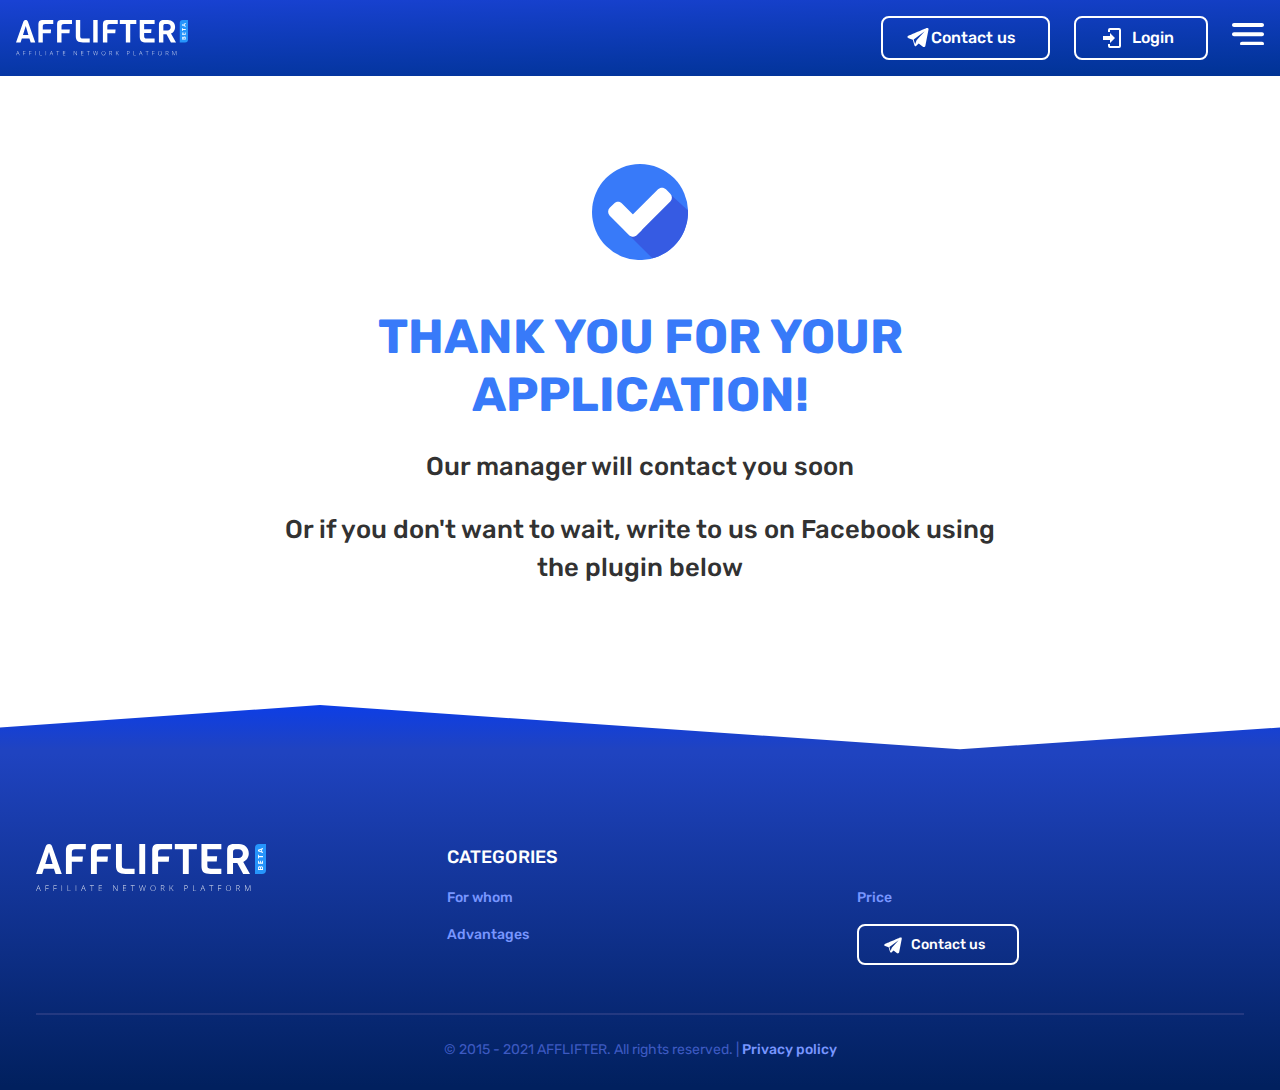
<file: success.html>
<!DOCTYPE html><html lang="en-US"><head><meta charset="utf-8"><title>Afflifter</title><!--[if IE]><meta http-equiv="X-UA-Compatible" content="IE = edge"><![endif]--><script>(function () {
	let userLang = '';
	if (localStorage.getItem('userLang')) {
		userLang = localStorage.getItem('userLang');
	} else {
		userLang = navigator.language || navigator.userLanguage;
		localStorage.setItem('userLang', userLang);
	}
	if (userLang === 'ru-RU') window.location.assign('./success.ru.html');
})();
</script><script>(function(w,d,s,l,i){w[l]=w[l]||[];w[l].push({'gtm.start':
new Date().getTime(),event:'gtm.js'});var f=d.getElementsByTagName(s)[0],
j=d.createElement(s),dl=l!='dataLayer'?'&l='+l:'';j.async=true;j.src=
'https://www.googletagmanager.com/gtm.js?id='+i+dl;f.parentNode.insertBefore(j,f);
})(window,document,'script','dataLayer','GTM-KJ967X7');</script><link rel="icon" type="image/png" href="./static/images/common/favicon.png"><meta name="viewport" content="width=device-width,initial-scale=1"><meta name="facebook-domain-verification" content="unumwbq0s8u609bivuwmoafjenbwnj"><meta name="description" content="SaaS платформа для создания и управления собственной партнерской программой"><meta name="keywords" content=""><link rel="stylesheet" type="text/css" href="static/css/styles.css?v=541c860b96f83864de8bd331a0c2e0a9"><link rel="preconnect" href="https://fonts.gstatic.com"><link href="https://fonts.googleapis.com/css2?family=Rubik:wght@300;400;500;700&amp;display=swap&v=541c860b96f83864de8bd331a0c2e0a9" rel="stylesheet"></head><body><div id="fb-root"></div><div class="fb-customerchat" id="fb-customer-chat"></div><script>var chatbox = document.getElementById('fb-customer-chat');
chatbox.setAttribute("page_id", "112560224411806");
chatbox.setAttribute("attribution", "biz_inbox");

window.fbAsyncInit = function() {
	FB.init({
	xfbml            : true,
	version          : 'v11.0'
	});
};

(function(d, s, id) {
	var js, fjs = d.getElementsByTagName(s)[0];
	if (d.getElementById(id)) return;
	js = d.createElement(s); js.id = id;
	js.src = 'https://connect.facebook.net/en_US/sdk/xfbml.customerchat.js';
	fjs.parentNode.insertBefore(js, fjs);
}(document, 'script', 'facebook-jssdk'));

</script><noscript> <iframe src="https://www.googletagmanager.com/ns.html?id=GTM-KJ967X7" height="0" width="0" style="display:none;visibility:hidden"></iframe></noscript><div class="wrapper success-wrapper"><div class="nav"> <div class="nav-wrap"><a class="logo-link" href="./index.html"> <img class="logo" src="./static/images/common/logo-beta.svg" alt="Logo"></a><div class="right-side"><a class="high-order-button telegram-btn" href="https://t.me/affsupport"><svg xmlns="http://www.w3.org/2000/svg" width="16" height="16" viewBox="0 0 50 50" preserveAspectRatio="xMidYMid slice"><path d="M46.137 6.552c-.75-.636-1.928-.727-3.146-.238h-.002c-1.281.514-36.261 15.518-37.685 16.131-.259.09-2.521.934-2.288 2.814.208 1.695 2.026 2.397 2.248 2.478l8.893 3.045c.59 1.964 2.765 9.21 3.246 10.758.3.965.789 2.233 1.646 2.494.752.29 1.5.025 1.984-.355l5.437-5.043 8.777 6.845.209.125c.596.264 1.167.396 1.712.396.421 0 .825-.079 1.211-.237 1.315-.54 1.841-1.793 1.896-1.935l6.556-34.077c.4-1.82-.156-2.746-.694-3.201zM22 32l-3 8-3-10 23-17-17 19z"></path></svg><span>Contact us</span></a><a class="high-order-button" href="https://app.afflifter.com/login"><svg xmlns="http://www.w3.org/2000/svg" xmlns:xlink="http://www.w3.org/1999/xlink" version="1.1" width="24" height="24" viewBox="0 0 24 24"><path d="M10,17V14H3V10H10V7L15,12L10,17M10,2H19A2,2 0 0,1 21,4V20A2,2 0 0,1 19,22H10A2,2 0 0,1 8,20V18H10V20H19V4H10V6H8V4A2,2 0 0,1 10,2Z"></path></svg><span>Login</span></a><div class="menu" id="menu"><button class="open-btn" id="mobile-menu-open-btn"> <svg width="24" height="17" viewBox="0 0 24 17" preserveAspectRatio="none"><path d="M0 1.5C0 0.671573 0.671573 0 1.5 0H22.5C23.3284 0 24 0.671573 24 1.5C24 2.32843 23.3284 3 22.5 3H1.5C0.671573 3 0 2.32843 0 1.5Z" fill="white"></path><path d="M0 8.5C0 7.67157 0.671573 7 1.5 7H22.5C23.3284 7 24 7.67157 24 8.5C24 9.32843 23.3284 10 22.5 10H1.5C0.671573 10 0 9.32843 0 8.5Z" fill="white"></path><path d="M6 15.5C6 14.6716 6.67157 14 7.5 14H22.5C23.3284 14 24 14.6716 24 15.5C24 16.3284 23.3284 17 22.5 17H7.5C6.67157 17 6 16.3284 6 15.5Z" fill="white"></path></svg></button><div class="menu-list-wrap"> <button class="close-btn" id="mobile-menu-close-btn"><svg width="18" height="19" viewBox="0 0 18 19" preserveAspectRatio="none"><path d="M0.51473 1.01474C1.10052 0.428952 2.05026 0.428952 2.63605 1.01474L17.4853 15.864C18.0711 16.4498 18.0711 17.3995 17.4853 17.9853C16.8995 18.5711 15.9498 18.5711 15.364 17.9853L0.51473 3.13606C-0.0710562 2.55027 -0.0710562 1.60053 0.51473 1.01474Z" fill="white"></path><path d="M17.4851 1.01472C18.0709 1.6005 18.0709 2.55025 17.4851 3.13604L2.63586 17.9853C2.05007 18.5711 1.10032 18.5711 0.514535 17.9853C-0.0712513 17.3995 -0.0712513 16.4497 0.514535 15.864L15.3638 1.01472C15.9496 0.428932 16.8993 0.428932 17.4851 1.01472Z" fill="white"></path></svg></button><div class="menu-list"> <div class="menu-item-wrap"><div class="list-item"><a href="./index.html#appointment">For whom</a></div><div class="list-item"><a href="./index.html#solutions">Advantages</a></div><div class="list-item"><a href="./index.html#pricing">Price</a></div></div></div></div></div></div></div></div><div class="content"><div class="success"><svg class="ok-icon" viewBox="0 0 507 507" preserveAspectRatio="none"><circle style="fill:#387AF9;" cx="253.6" cy="253.6" r="253.6"></circle><path style="fill:#365be3;" d="M188.8,368l130.4,130.4c108-28.8,188-127.2,188-244.8c0-2.4,0-4.8,0-7.2L404.8,152L188.8,368z"></path><g><path style="fill:#FFFFFF;" d="M260,310.4c11.2,11.2,11.2,30.4,0,41.6l-23.2,23.2c-11.2,11.2-30.4,11.2-41.6,0L93.6,272.8 c-11.2-11.2-11.2-30.4,0-41.6l23.2-23.2c11.2-11.2,30.4-11.2,41.6,0L260,310.4z"></path><path style="fill:#FFFFFF;" d="M348.8,133.6c11.2-11.2,30.4-11.2,41.6,0l23.2,23.2c11.2,11.2,11.2,30.4,0,41.6l-176,175.2 c-11.2,11.2-30.4,11.2-41.6,0l-23.2-23.2c-11.2-11.2-11.2-30.4,0-41.6L348.8,133.6z"></path></g></svg><h2 class="section-title"> Thank you for your application!</h2><p> Our manager will contact you soon</p><p> Or if you don't want to wait, write to us on Facebook using the plugin below</p></div></div><footer><svg class="top" width="100%" height="60" viewBox="0 0 1536 60" preserveAspectRatio="none"><path d="M1536 60L0 59.9999L2.62268e-06 29.9999L384 -0.000100711L1152 59L1536 30L1536 60Z" fill="url(#paint0_linear)"></path><defs><linearGradient id="paint0_linear" x1="768" y1="59.9999" x2="768" y2="-6.71407e-05" gradientUnits="userSpaceOnUse"><stop offset="0" stop-color="#2043C0"></stop><stop offset="1" stop-color="#0D3EE6"></stop></linearGradient></defs></svg><div class="container"> <div class="content-wrap"><div class="logo"><a href="./index.html"> <img src="./static/images/common/logo-beta.svg" alt=""></a></div><div class="category-list"> <div class="title">Categories</div><div class="list-item"><a href="./index.html#appointment">For whom</a></div><div class="list-item"><a href="./index.html#solutions">Advantages</a></div></div><div class="category-list continuation"><div class="list-item"><a href="./index.html#pricing">Price</a></div><div class="list-item"><a class="telegram-btn" href="https://t.me/affsupport"><svg xmlns="http://www.w3.org/2000/svg" width="16" height="16" viewBox="0 0 50 50" preserveAspectRatio="xMidYMid slice"><path d="M46.137 6.552c-.75-.636-1.928-.727-3.146-.238h-.002c-1.281.514-36.261 15.518-37.685 16.131-.259.09-2.521.934-2.288 2.814.208 1.695 2.026 2.397 2.248 2.478l8.893 3.045c.59 1.964 2.765 9.21 3.246 10.758.3.965.789 2.233 1.646 2.494.752.29 1.5.025 1.984-.355l5.437-5.043 8.777 6.845.209.125c.596.264 1.167.396 1.712.396.421 0 .825-.079 1.211-.237 1.315-.54 1.841-1.793 1.896-1.935l6.556-34.077c.4-1.82-.156-2.746-.694-3.201zM22 32l-3 8-3-10 23-17-17 19z"></path></svg>Contact us</a></div></div></div><div class="copyright"> © 2015 - 2021 AFFLIFTER. All rights reserved. |<a class="privacy-policy" href="#" id="policy-open"> Privacy policy</a></div></div></footer><div class="modal policy" id="privacy-policy"><div class="modal-wrap"><h2 class="title"> Personal data processing policy</h2><button class="close-btn" id="policy-close-btn"></button><div class="content"> <p><a href="https://afflifter.com">afflifter.com </a>website administration is obliged to maintain your privacy on the Internet. We pay great attention to securing the data you provided to us. Our privacy policy is based on the General Data Protection Regulation (GDPR) of the European Union. The purposes, for which we collect your personal data are: improvement of our service, communication with visitors to this site, presenting the information requested by the user, providing services associated with the website’s specialization, , and for other actions listed below.</p><h6>Personal data storage and processing</h6><p>We collect and process your personal data only with your willing consent. With your permission, we can collect and process the following data: name and surname, e-mail address, phone number, . Collection and processing of your personal information is carried out in accordance with the laws of the European Union and the USA.</p><h6>Data storage, alteration, and removal</h6><p>The user, who has provided <a href="https://afflifter.com">afflifter.com </a>with their personal data, has the right for their alteration and removal, as well as the right to recall the agreement to data processing. Time, during which your personal data will be stored is: time the personal data is used that is necessary for the website’s main activity. After finishing with the processing of your personal data, the website’s administration will permanently delete it. To access your personal data, you can contact the administration on: afflifter@gmail.com. We will be able to pass your data to a third party only with your willing consent. If the data was transferred to a third party, which is not associated with our organization, we cannot perform any changes to that data.</p><h6>Processing of visiting technical data</h6><p>Records of your IP address, time of visit, browser settings, operational system and other technical information is saved in the database when you visit <a href="https://afflifter.com">afflifter.com. </a>This data is necessary for the correct display of the website’s content. It is impossible to identify the person of the visitor using this data.</p><h6>Children’s personal information</h6><p>If you are a parent or a legal guardian of an underage child, and you know that the child has provided us with their personal information without your consent, please contact us on: afflifter@gmail.com. It is forbidden to enter personal data of underage users without the agreement of parents or lawful guardians.</p><h6>Cookies processing</h6><p>We use cookie files for the correct display of the website’s content and for the convenience of browsing <a href="https://afflifter.com">afflifter.com. </a>They are small files, that are stored on your device. They help the website to remember information about you, such as in which language you use the website and which pages have you already opened. This information will be useful in the next visit. Thanks to cookie files, the website’s browsing becomes much more convenient. You can learn more about these files here. You can set up cookies reception and blocking in your browser yourself. Inability to receive cookie files may limit the functionality of the website.</p><h6>Processing of personal data by other services</h6><p>This website uses third-party online services, which perform data collecting, independent from us. Such services include: Google Analytics , Facebook.com, metrika.yandex.ru.</p><p>Data collected by these services may be provided to other services within those organizations. They can use the data for advertising personalization of their own advertising network. You can learn about user agreements of those organizations on their websites. You can also refuse their collection of your personal data. For example, Google Analytics Opt-out Browser Add-on can be found here . We do not pass any personal data to other organizations or services, which are not listed in this privacy policy. As an exception, the collected data may be provided on a lawful request of state authorities, that are authorized to request such information.</p><h6>Links to other websites</h6><p>Our website <a href="https://afflifter.com">afflifter.com  </a>may contain links to other websites, which are not under our control. We are not responsible for the content of these websites. We recommend you familiarize yourself with the privacy policy of every website that you visit, if such policy exists.</p><h6>Changes to the privacy policy</h6><p>From time to time, our website <a href="https://afflifter.com">afflifter.com </a>may update our privacy policy. We inform about any changes to the privacy policy, placed on this webpage. We are monitoring any changes in legislation, which is related to personal data in European Union and USA. If you have entered any of your personal data on our website, we will inform you about the changes in our privacy policy. If your personal data, and more specifically, your contact information was entered incorrectly, we will not be able to contact you.</p><h6>Feedback and final clauses</h6><p>You can contact the administration of <a href="https://afflifter.com">afflifter.com </a>regarding any questions related to privacy policy on: afflifter@gmail.com, or by filling a contact form specified in a corresponding section of this website. If you do not agree with this privacy policy, you cannot use the services of <a href="https://afflifter.com">afflifter.com. </a>In this case you should avoid visiting our website.</p></div></div></div></div><script src="static/js/libs.js?v=541c860b96f83864de8bd331a0c2e0a9"></script><script src="static/js/success.js?v=541c860b96f83864de8bd331a0c2e0a9"></script></body></html>
</file>
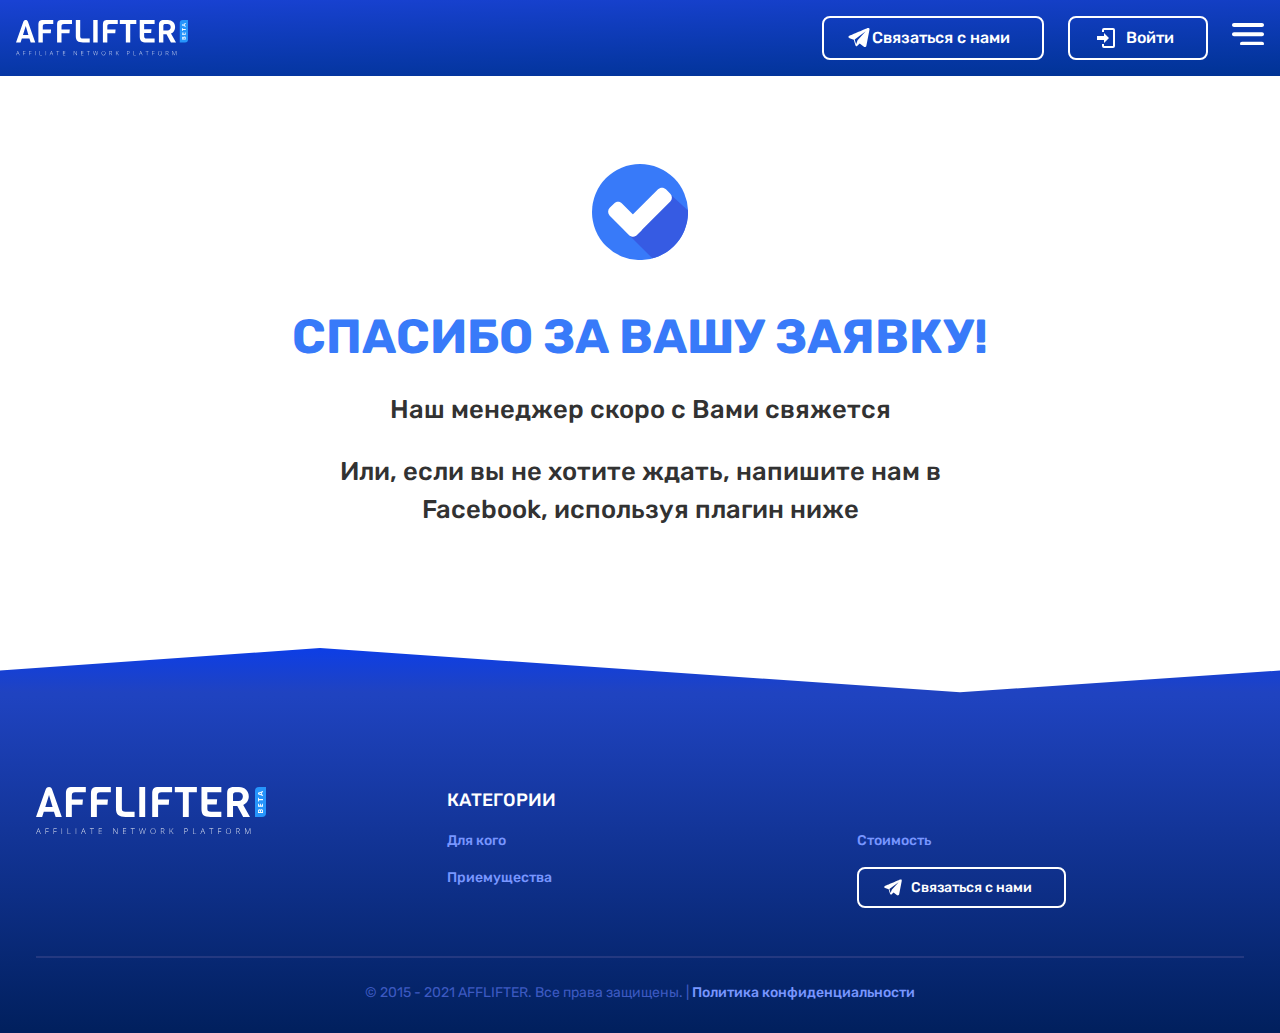
<file: success.ru.html>
<!DOCTYPE html><html lang="RU-ru"><head><meta charset="utf-8"><title>Afflifter</title><!--[if IE]><meta http-equiv="X-UA-Compatible" content="IE = edge"><![endif]--><script>(function(w,d,s,l,i){w[l]=w[l]||[];w[l].push({'gtm.start':
new Date().getTime(),event:'gtm.js'});var f=d.getElementsByTagName(s)[0],
j=d.createElement(s),dl=l!='dataLayer'?'&l='+l:'';j.async=true;j.src=
'https://www.googletagmanager.com/gtm.js?id='+i+dl;f.parentNode.insertBefore(j,f);
})(window,document,'script','dataLayer','GTM-KJ967X7');</script><link rel="icon" type="image/png" href="./static/images/common/favicon.png"><meta name="viewport" content="width=device-width,initial-scale=1"><meta name="facebook-domain-verification" content="unumwbq0s8u609bivuwmoafjenbwnj"><meta name="description" content="SaaS платформа для создания и управления собственной партнерской программой"><meta name="keywords" content=""><link rel="stylesheet" type="text/css" href="static/css/styles.css?v=541c860b96f83864de8bd331a0c2e0a9"><link rel="preconnect" href="https://fonts.gstatic.com"><link href="https://fonts.googleapis.com/css2?family=Rubik:wght@300;400;500;700&amp;display=swap&v=541c860b96f83864de8bd331a0c2e0a9" rel="stylesheet"></head><body><div id="fb-root"></div><div class="fb-customerchat" id="fb-customer-chat"></div><script>var chatbox = document.getElementById('fb-customer-chat');
chatbox.setAttribute("page_id", "112560224411806");
chatbox.setAttribute("attribution", "biz_inbox");

window.fbAsyncInit = function() {
	FB.init({
	xfbml            : true,
	version          : 'v11.0'
	});
};

(function(d, s, id) {
	var js, fjs = d.getElementsByTagName(s)[0];
	if (d.getElementById(id)) return;
	js = d.createElement(s); js.id = id;
	js.src = 'https://connect.facebook.net/en_US/sdk/xfbml.customerchat.js';
	fjs.parentNode.insertBefore(js, fjs);
}(document, 'script', 'facebook-jssdk'));

</script><noscript> <iframe src="https://www.googletagmanager.com/ns.html?id=GTM-KJ967X7" height="0" width="0" style="display:none;visibility:hidden"></iframe></noscript><div class="wrapper success-wrapper"><div class="nav"> <div class="nav-wrap"><a class="logo-link" href="./index.html"> <img class="logo" src="./static/images/common/logo-beta.svg" alt="Logo"></a><div class="right-side"><a class="high-order-button telegram-btn" href="https://t.me/affsupport"><svg xmlns="http://www.w3.org/2000/svg" width="16" height="16" viewBox="0 0 50 50" preserveAspectRatio="xMidYMid slice"><path d="M46.137 6.552c-.75-.636-1.928-.727-3.146-.238h-.002c-1.281.514-36.261 15.518-37.685 16.131-.259.09-2.521.934-2.288 2.814.208 1.695 2.026 2.397 2.248 2.478l8.893 3.045c.59 1.964 2.765 9.21 3.246 10.758.3.965.789 2.233 1.646 2.494.752.29 1.5.025 1.984-.355l5.437-5.043 8.777 6.845.209.125c.596.264 1.167.396 1.712.396.421 0 .825-.079 1.211-.237 1.315-.54 1.841-1.793 1.896-1.935l6.556-34.077c.4-1.82-.156-2.746-.694-3.201zM22 32l-3 8-3-10 23-17-17 19z"></path></svg><span>Связаться с нами</span></a><a class="high-order-button" href="https://app.afflifter.com/login"><svg xmlns="http://www.w3.org/2000/svg" xmlns:xlink="http://www.w3.org/1999/xlink" version="1.1" width="24" height="24" viewBox="0 0 24 24"><path d="M10,17V14H3V10H10V7L15,12L10,17M10,2H19A2,2 0 0,1 21,4V20A2,2 0 0,1 19,22H10A2,2 0 0,1 8,20V18H10V20H19V4H10V6H8V4A2,2 0 0,1 10,2Z"></path></svg><span>Войти</span></a><div class="menu" id="menu"><button class="open-btn" id="mobile-menu-open-btn"> <svg width="24" height="17" viewBox="0 0 24 17" preserveAspectRatio="none"><path d="M0 1.5C0 0.671573 0.671573 0 1.5 0H22.5C23.3284 0 24 0.671573 24 1.5C24 2.32843 23.3284 3 22.5 3H1.5C0.671573 3 0 2.32843 0 1.5Z" fill="white"></path><path d="M0 8.5C0 7.67157 0.671573 7 1.5 7H22.5C23.3284 7 24 7.67157 24 8.5C24 9.32843 23.3284 10 22.5 10H1.5C0.671573 10 0 9.32843 0 8.5Z" fill="white"></path><path d="M6 15.5C6 14.6716 6.67157 14 7.5 14H22.5C23.3284 14 24 14.6716 24 15.5C24 16.3284 23.3284 17 22.5 17H7.5C6.67157 17 6 16.3284 6 15.5Z" fill="white"></path></svg></button><div class="menu-list-wrap"> <button class="close-btn" id="mobile-menu-close-btn"><svg width="18" height="19" viewBox="0 0 18 19" preserveAspectRatio="none"><path d="M0.51473 1.01474C1.10052 0.428952 2.05026 0.428952 2.63605 1.01474L17.4853 15.864C18.0711 16.4498 18.0711 17.3995 17.4853 17.9853C16.8995 18.5711 15.9498 18.5711 15.364 17.9853L0.51473 3.13606C-0.0710562 2.55027 -0.0710562 1.60053 0.51473 1.01474Z" fill="white"></path><path d="M17.4851 1.01472C18.0709 1.6005 18.0709 2.55025 17.4851 3.13604L2.63586 17.9853C2.05007 18.5711 1.10032 18.5711 0.514535 17.9853C-0.0712513 17.3995 -0.0712513 16.4497 0.514535 15.864L15.3638 1.01472C15.9496 0.428932 16.8993 0.428932 17.4851 1.01472Z" fill="white"></path></svg></button><div class="menu-list"> <div class="menu-item-wrap"><div class="list-item"><a href="./ru.html#appointment">Для кого</a></div><div class="list-item"><a href="./ru.html#solutions">Приемущества</a></div><div class="list-item"><a href="./ru.html#pricing">Стоимость</a></div></div></div></div></div></div></div></div><div class="content"><div class="success"><svg class="ok-icon" viewBox="0 0 507 507" preserveAspectRatio="none"><circle style="fill:#387AF9;" cx="253.6" cy="253.6" r="253.6"></circle><path style="fill:#365be3;" d="M188.8,368l130.4,130.4c108-28.8,188-127.2,188-244.8c0-2.4,0-4.8,0-7.2L404.8,152L188.8,368z"></path><g><path style="fill:#FFFFFF;" d="M260,310.4c11.2,11.2,11.2,30.4,0,41.6l-23.2,23.2c-11.2,11.2-30.4,11.2-41.6,0L93.6,272.8 c-11.2-11.2-11.2-30.4,0-41.6l23.2-23.2c11.2-11.2,30.4-11.2,41.6,0L260,310.4z"></path><path style="fill:#FFFFFF;" d="M348.8,133.6c11.2-11.2,30.4-11.2,41.6,0l23.2,23.2c11.2,11.2,11.2,30.4,0,41.6l-176,175.2 c-11.2,11.2-30.4,11.2-41.6,0l-23.2-23.2c-11.2-11.2-11.2-30.4,0-41.6L348.8,133.6z"></path></g></svg><h2 class="section-title"> Спасибо за Вашу заявку!</h2><p> Наш менеджер скоро с Вами свяжется</p><p> Или, если вы не хотите ждать, напишите нам в Facebook, используя плагин ниже</p></div></div><footer><svg class="top" width="100%" height="60" viewBox="0 0 1536 60" preserveAspectRatio="none"><path d="M1536 60L0 59.9999L2.62268e-06 29.9999L384 -0.000100711L1152 59L1536 30L1536 60Z" fill="url(#paint0_linear)"></path><defs><linearGradient id="paint0_linear" x1="768" y1="59.9999" x2="768" y2="-6.71407e-05" gradientUnits="userSpaceOnUse"><stop offset="0" stop-color="#2043C0"></stop><stop offset="1" stop-color="#0D3EE6"></stop></linearGradient></defs></svg><div class="container"> <div class="content-wrap"><div class="logo"><a href="./index.html"> <img src="./static/images/common/logo-beta.svg" alt=""></a></div><div class="category-list"> <div class="title">Категории</div><div class="list-item"><a href="./ru.html#appointment">Для кого</a></div><div class="list-item"><a href="./ru.html#solutions">Приемущества</a></div></div><div class="category-list continuation"><div class="list-item"><a href="./ru.html#pricing">Стоимость</a></div><div class="list-item"><a class="telegram-btn" href="https://t.me/affsupport"><svg xmlns="http://www.w3.org/2000/svg" width="16" height="16" viewBox="0 0 50 50" preserveAspectRatio="xMidYMid slice"><path d="M46.137 6.552c-.75-.636-1.928-.727-3.146-.238h-.002c-1.281.514-36.261 15.518-37.685 16.131-.259.09-2.521.934-2.288 2.814.208 1.695 2.026 2.397 2.248 2.478l8.893 3.045c.59 1.964 2.765 9.21 3.246 10.758.3.965.789 2.233 1.646 2.494.752.29 1.5.025 1.984-.355l5.437-5.043 8.777 6.845.209.125c.596.264 1.167.396 1.712.396.421 0 .825-.079 1.211-.237 1.315-.54 1.841-1.793 1.896-1.935l6.556-34.077c.4-1.82-.156-2.746-.694-3.201zM22 32l-3 8-3-10 23-17-17 19z"></path></svg>Связаться с нами</a></div></div></div><div class="copyright"> © 2015 - 2021 AFFLIFTER. Все права защищены. |<a class="privacy-policy" href="#" id="policy-open"> Политика конфиденциальности</a></div></div></footer><div class="modal policy" id="privacy-policy"><div class="modal-wrap"><h2 class="title"> Политика в отношении обработки персональных данных</h2><button class="close-btn" id="policy-close-btn"></button><div class="content"><p>1. Общие положения Настоящая политика обработки персональных данных составлена в соответствии с требованиями Федерального закона от 27.07.2006. №152-ФЗ «О персональных данных» (далее - Закон о персональных данных) и определяет порядок обработки персональных данных и меры по обеспечению безопасности персональных данных, предпринимаемые ФОП Afflifter (далее – Оператор).</p><p>1.1. Оператор ставит своей важнейшей целью и условием осуществления своей деятельности соблюдение прав и свобод человека и гражданина при обработке его персональных данных, в том числе защиты прав на неприкосновенность частной жизни, личную и семейную тайну.</p><p>1.2. Настоящая политика Оператора в отношении обработки персональных данных (далее – Политика) применяется ко всей информации, которую Оператор может получить о посетителях веб-сайта <a href="https://afflifter.com">https://afflifter.com.</a></p><p>2. Основные понятия, используемые в Политике 2.1. Автоматизированная обработка персональных данных – обработка персональных данных с помощью средств вычислительной техники.</p><p>2.2. Блокирование персональных данных – временное прекращение обработки персональных данных (за исключением случаев, если обработка необходима для уточнения персональных данных).</p><p>2.3. Веб-сайт – совокупность графических и информационных материалов, а также программ для ЭВМ и баз данных, обеспечивающих их доступность в сети интернет по сетевому адресу <a href="https://afflifter.com">https://afflifter.com.</a></p><p>2.4. Информационная система персональных данных — совокупность содержащихся в базах данных персональных данных, и обеспечивающих их обработку информационных технологий и технических средств.</p><p>2.5. Обезличивание персональных данных — действия, в результате которых невозможно определить без использования дополнительной информации принадлежность персональных данных конкретному Пользователю или иному субъекту персональных данных.</p><p>2.6. Обработка персональных данных – любое действие (операция) или совокупность действий (операций), совершаемых с использованием средств автоматизации или без использования таких средств с персональными данными, включая сбор, запись, систематизацию, накопление, хранение, уточнение (обновление, изменение), извлечение, использование, передачу (распространение, предоставление, доступ), обезличивание, блокирование, удаление, уничтожение персональных данных.</p><p>2.7. Оператор – государственный орган, муниципальный орган, юридическое или физическое лицо, самостоятельно или совместно с другими лицами организующие и (или) осуществляющие обработку персональных данных, а также определяющие цели обработки персональных данных, состав персональных данных, подлежащих обработке, действия (операции), совершаемые с персональными данными.</p><p>2.8. Персональные данные – любая информация, относящаяся прямо или косвенно к определенному или определяемому Пользователю веб-сайта <a href="https://afflifter.com">https://afflifter.com.</a></p><p>2.9. Персональные данные, разрешенные субъектом персональных данных для распространения, - персональные данные, доступ неограниченного круга лиц к которым предоставлен субъектом персональных данных путем дачи согласия на обработку персональных данных, разрешенных субъектом персональных данных для распространения в порядке, предусмотренном Законом о персональных данных (далее - персональные данные, разрешенные для распространения).</p><p>2.10. Пользователь – любой посетитель веб-сайта <a href="https://afflifter.com">https://afflifter.com.</a></p><p>2.11. Предоставление персональных данных – действия, направленные на раскрытие персональных данных определенному лицу или определенному кругу лиц.</p><p>2.12. Распространение персональных данных – любые действия, направленные на раскрытие персональных данных неопределенному кругу лиц (передача персональных данных) или на ознакомление с персональными данными неограниченного круга лиц, в том числе обнародование персональных данных в средствах массовой информации, размещение в информационно-телекоммуникационных сетях или предоставление доступа к персональным данным каким-либо иным способом.</p><p>2.13. Трансграничная передача персональных данных – передача персональных данных на территорию иностранного государства органу власти иностранного государства, иностранному физическому или иностранному юридическому лицу.</p><p>2.14. Уничтожение персональных данных – любые действия, в результате которых персональные данные уничтожаются безвозвратно с невозможностью дальнейшего восстановления содержания персональных данных в информационной системе персональных данных и (или) уничтожаются материальные носители персональных данных.</p><p>3. Основные права и обязанности Оператора </p><p>3.1. Оператор имеет право:<br>– получать от субъекта персональных данных достоверные информацию и/или документы, содержащие персональные данные;<br>– в случае отзыва субъектом персональных данных согласия на обработку персональных данных Оператор вправе продолжить обработку персональных данных без согласия субъекта персональных данных при наличии оснований, указанных в Законе о персональных данных;<br>– самостоятельно определять состав и перечень мер, необходимых и достаточных для обеспечения выполнения обязанностей, предусмотренных Законом о персональных данных и принятыми в соответствии с ним нормативными правовыми актами, если иное не предусмотрено Законом о персональных данных или другими федеральными законами.</p><p>3.2. Оператор обязан:<br>– предоставлять субъекту персональных данных по его просьбе информацию, касающуюся обработки его персональных данных;<br>– порганизовывать обработку персональных данных в порядке, установленном действующим законодательством РФ;<br>– отвечать на обращения и запросы субъектов персональных данных и их законных представителей в соответствии с требованиями Закона о персональных данных;<br>– сообщать в уполномоченный орган по защите прав субъектов персональных данных по запросу этого органа необходимую информацию в течение 30 дней с даты получения такого запроса;<br>– публиковать или иным образом обеспечивать неограниченный доступ к настоящей Политике в отношении обработки персональных данных;<br>– принимать правовые, организационные и технические меры для защиты персональных данных от неправомерного или случайного доступа к ним, уничтожения, изменения, блокирования, копирования, предоставления, распространения персональных данных, а также от иных неправомерных действий в отношении персональных данных;<br>– прекратить передачу (распространение, предоставление, доступ) персональных данных, прекратить обработку и уничтожить персональные данные в порядке и случаях, предусмотренных Законом о персональных данных<br>– исполнять иные обязанности, предусмотренные Законом о персональных данных.</p><p>4. Основные права и обязанности субъектов персональных данных </p><p>4.1. Субъекты персональных данных имеют право:<br>– получать информацию, касающуюся обработки его персональных данных, за исключением случаев, предусмотренных федеральными законами. Сведения предоставляются субъекту персональных данных Оператором в доступной форме, и в них не должны содержаться персональные данные, относящиеся к другим субъектам персональных данных, за исключением случаев, когда имеются законные основания для раскрытия таких персональных данных. Перечень информации и порядок ее получения установлен Законом о персональных данных;<br>– требовать от оператора уточнения его персональных данных, их блокирования или уничтожения в случае, если персональные данные являются неполными, устаревшими, неточными, незаконно полученными или не являются необходимыми для заявленной цели обработки, а также принимать предусмотренные законом меры по защите своих прав;<br>– выдвигать условие предварительного согласия при обработке персональных данных в целях продвижения на рынке товаров, работ и услуг;<br>– на отзыв согласия на обработку персональных данных;<br>– обжаловать в уполномоченный орган по защите прав субъектов персональных данных или в судебном порядке неправомерные действия или бездействие Оператора при обработке его персональных данных;<br>– на осуществление иных прав, предусмотренных законодательством РФ.</p><p>4.2. Субъекты персональных данных обязаны:<br>– предоставлять Оператору достоверные данные о себе;<br>– сообщать Оператору об уточнении (обновлении, изменении) своих персональных данных.</p><p>4.3. Лица, передавшие Оператору недостоверные сведения о себе, либо сведения о другом субъекте персональных данных без согласия последнего, несут ответственность в соответствии с законодательством РФ.</p><p>5. Оператор может обрабатывать следующие персональные данные Пользователя </p><p>5.1. Фамилия, имя, отчество.</p><p>5.2. Электронный адрес.</p><p>5.3. Номера телефонов.</p><p>5.4. Также на сайте происходит сбор и обработка обезличенных данных о посетителях (в т.ч. файлов «cookie») с помощью сервисов интернет-статистики (Яндекс Метрика и Гугл Аналитика и других).</p><p>5.5. Вышеперечисленные данные далее по тексту Политики объединены общим понятием Персональные данные.</p><p>5.6. Обработка специальных категорий персональных данных, касающихся расовой, национальной принадлежности, политических взглядов, религиозных или философских убеждений, интимной жизни, Оператором не осуществляется.</p><p>5.7. Обработка персональных данных, разрешенных для распространения, из числа специальных категорий персональных данных, указанных в ч. 1 ст. 10 Закона о персональных данных, допускается, если соблюдаются запреты и условия, предусмотренные ст. 10.1 Закона о персональных данных.</p><p>5.8. Согласие Пользователя на обработку персональных данных, разрешенных для распространения, оформляется отдельно от других согласий на обработку его персональных данных. При этом соблюдаются условия, предусмотренные, в частности, ст. 10.1 Закона о персональных данных. Требования к содержанию такого согласия устанавливаются уполномоченным органом по защите прав субъектов персональных данных.</p><p>5.8.1 Согласие на обработку персональных данных, разрешенных для распространения, Пользователь предоставляет Оператору непосредственно.</p><p>5.8.2 Оператор обязан в срок не позднее трех рабочих дней с момента получения указанного согласия Пользователя опубликовать информацию об условиях обработки, о наличии запретов и условий на обработку неограниченным кругом лиц персональных данных, разрешенных для распространения.</p><p>5.8.3 Передача (распространение, предоставление, доступ) персональных данных, разрешенных субъектом персональных данных для распространения, должна быть прекращена в любое время по требованию субъекта персональных данных. Данное требование должно включать в себя фамилию, имя, отчество (при наличии), контактную информацию (номер телефона, адрес электронной почты или почтовый адрес) субъекта персональных данных, а также перечень персональных данных, обработка которых подлежит прекращению. Указанные в данном требовании персональные данные могут обрабатываться только Оператором, которому оно направлено.</p><p>5.8.4 Согласие на обработку персональных данных, разрешенных для распространения, прекращает свое действие с момента поступления Оператору требования, указанного в п. 5.8.3 настоящей Политики в отношении обработки персональных данных.</p><p>6. Принципы обработки персональных данных </p><p>6.1. Обработка персональных данных осуществляется на законной и справедливой основе.</p><p>6.2. Обработка персональных данных ограничивается достижением конкретных, заранее определенных и законных целей. Не допускается обработка персональных данных, несовместимая с целями сбора персональных данных.</p><p>6.3. Не допускается объединение баз данных, содержащих персональные данные, обработка которых осуществляется в целях, несовместимых между собой.</p><p>6.4. Обработке подлежат только персональные данные, которые отвечают целям их обработки.</p><p>6.5. Содержание и объем обрабатываемых персональных данных соответствуют заявленным целям обработки. Не допускается избыточность обрабатываемых персональных данных по отношению к заявленным целям их обработки.</p><p>6.6. При обработке персональных данных обеспечивается точность персональных данных, их достаточность, а в необходимых случаях и актуальность по отношению к целям обработки персональных данных. Оператор принимает необходимые меры и/или обеспечивает их принятие по удалению или уточнению неполных или неточных данных.</p><p>6.7. Хранение персональных данных осуществляется в форме, позволяющей определить субъекта персональных данных, не дольше, чем этого требуют цели обработки персональных данных, если срок хранения персональных данных не установлен федеральным законом, договором, стороной которого, выгодоприобретателем или поручителем по которому является субъект персональных данных. Обрабатываемые персональные данные уничтожаются либо обезличиваются по достижении целей обработки или в случае утраты необходимости в достижении этих целей, если иное не предусмотрено федеральным законом.</p><p>7. Цели обработки персональных данных </p><p>7.1. Цель обработки персональных данных Пользователя:<br>– информирование Пользователя посредством отправки электронных писем;<br>– заключение, исполнение и прекращение гражданско-правовых договоров;<br>– предоставление доступа Пользователю к сервисам, информации и/или материалам, содержащимся на веб-сайте  <a href="https://afflifter.com">https://afflifter.com.</a></p><p>7.2. Также Оператор имеет право направлять Пользователю уведомления о новых продуктах и услугах, специальных предложениях и различных событиях. Пользователь всегда может отказаться от получения информационных сообщений, направив Оператору письмо на адрес электронной почты afflifter@gmail.com с пометкой «Отказ от уведомлений о новых продуктах и услугах и специальных предложениях».</p><p>7.3. Обезличенные данные Пользователей, собираемые с помощью сервисов интернет-статистики, служат для сбора информации о действиях Пользователей на сайте, улучшения качества сайта и его содержания.</p><p>8. Правовые основания обработки персональных данных </p><p>8.1. Правовыми основаниями обработки персональных данных Оператором являются:<br>– перечислите нормативно-правовые акты, регулирующие отношения, связанные с вашей деятельностью, например, если ваша деятельность связана с информационными технологиями, в частности с созданием сайтов, то здесь можно указать Федеральный закон "Об информации, информационных технологиях и о защите информации" от 27.07.2006 N 149-ФЗ;<br>– уставные документы Оператора;<br>– договоры, заключаемые между оператором и субъектом персональных данных;<br>– федеральные законы, иные нормативно-правовые акты в сфере защиты персональных данных;<br>– согласия Пользователей на обработку их персональных данных, на обработку персональных данных, разрешенных для распространения.</p><p>8.2. Оператор обрабатывает персональные данные Пользователя только в случае их заполнения и/или отправки Пользователем самостоятельно через специальные формы, расположенные на сайте <a href="https://afflifter.com"> https://afflifter.com </a></p>или направленные Оператору посредством электронной почты. Заполняя соответствующие формы и/или отправляя свои персональные данные Оператору, Пользователь выражает свое согласие с данной Политикой.<p>p 8.3. Оператор обрабатывает обезличенные данные о Пользователе в случае, если это разрешено в настройках браузера Пользователя (включено сохранение файлов «cookie» и использование технологии JavaScript).</p><p>8.4. Субъект персональных данных самостоятельно принимает решение о предоставлении его персональных данных и дает согласие свободно, своей волей и в своем интересе.</p><p>9. Условия обработки персональных данных </p><p>9.1. Обработка персональных данных осуществляется с согласия субъекта персональных данных на обработку его персональных данных.</p><p>9.2. Обработка персональных данных необходима для достижения целей, предусмотренных международным договором Российской Федерации или законом, для осуществления возложенных законодательством Российской Федерации на оператора функций, полномочий и обязанностей.</p><p>9.3. Обработка персональных данных необходима для осуществления правосудия, исполнения судебного акта, акта другого органа или должностного лица, подлежащих исполнению в соответствии с законодательством Российской Федерации об исполнительном производстве.</p><p>9.4. Обработка персональных данных необходима для исполнения договора, стороной которого либо выгодоприобретателем или поручителем по которому является субъект персональных данных, а также для заключения договора по инициативе субъекта персональных данных или договора, по которому субъект персональных данных будет являться выгодоприобретателем или поручителем.</p><p>9.5. Обработка персональных данных необходима для осуществления прав и законных интересов оператора или третьих лиц либо для достижения общественно значимых целей при условии, что при этом не нарушаются права и свободы субъекта персональных данных.</p><p>9.6. Осуществляется обработка персональных данных, доступ неограниченного круга лиц к которым предоставлен субъектом персональных данных либо по его просьбе (далее – общедоступные персональные данные).</p><p>9.7. Осуществляется обработка персональных данных, подлежащих опубликованию или обязательному раскрытию в соответствии с федеральным законом.</p><p>10. Порядок сбора, хранения, передачи и других видов обработки персональных данных Безопасность персональных данных, которые обрабатываются Оператором, обеспечивается путем реализации правовых, организационных и технических мер, необходимых для выполнения в полном объеме требований действующего законодательства в области защиты персональных данных.</p><p>10.1. Оператор обеспечивает сохранность персональных данных и принимает все возможные меры, исключающие доступ к персональным данным неуполномоченных лиц.</p><p>10.2. Персональные данные Пользователя никогда, ни при каких условиях не будут переданы третьим лицам, за исключением случаев, связанных с исполнением действующего законодательства либо в случае, если субъектом персональных данных дано согласие Оператору на передачу данных третьему лицу для исполнения обязательств по гражданско-правовому договору.</p><p>10.3. В случае выявления неточностей в персональных данных, Пользователь может актуализировать их самостоятельно, путем направления Оператору уведомление на адрес электронной почты Оператора afflifter@gmail.com с пометкой «Актуализация персональных данных».</p><p>10.4. Срок обработки персональных данных определяется достижением целей, для которых были собраны персональные данные, если иной срок не предусмотрен договором или действующим законодательством.</p><p>Пользователь может в любой момент отозвать свое согласие на обработку персональных данных, направив Оператору уведомление посредством электронной почты на электронный адрес Оператора afflifter@gmail.com с пометкой «Отзыв согласия на обработку персональных данных».</p><p>10.5. Вся информация, которая собирается сторонними сервисами, в том числе платежными системами, средствами связи и другими поставщиками услуг, хранится и обрабатывается указанными лицами (Операторами) в соответствии с их Пользовательским соглашением и Политикой конфиденциальности. Субъект персональных данных и/или Пользователь обязан самостоятельно своевременно ознакомиться с указанными документами. Оператор не несет ответственность за действия третьих лиц, в том числе указанных в настоящем пункте поставщиков услуг.</p><p>10.6. Установленные субъектом персональных данных запреты на передачу (кроме предоставления доступа), а также на обработку или условия обработки (кроме получения доступа) персональных данных, разрешенных для распространения, не действуют в случаях обработки персональных данных в государственных, общественных и иных публичных интересах, определенных законодательством РФ.</p><p>10.7. Оператор при обработке персональных данных обеспечивает конфиденциальность персональных данных.</p><p>10.8. Оператор осуществляет хранение персональных данных в форме, позволяющей определить субъекта персональных данных, не дольше, чем этого требуют цели обработки персональных данных, если срок хранения персональных данных не установлен федеральным законом, договором, стороной которого, выгодоприобретателем или поручителем по которому является субъект персональных данных.</p><p>10.9. Условием прекращения обработки персональных данных может являться достижение целей обработки персональных данных, истечение срока действия согласия субъекта персональных данных или отзыв согласия субъектом персональных данных, а также выявление неправомерной обработки персональных данных.</p><p>11. Перечень действий, производимых Оператором с полученными персональными данными </p><p>11.1. Оператор осуществляет сбор, запись, систематизацию, накопление, хранение, уточнение (обновление, изменение), извлечение, использование, передачу (распространение, предоставление, доступ), обезличивание, блокирование, удаление и уничтожение персональных данных.</p><p>11.2. Оператор осуществляет автоматизированную обработку персональных данных с получением и/или передачей полученной информации по информационно-телекоммуникационным сетям или без таковой.</p><p>12. Трансграничная передача персональных данных </p><p>12.1. Оператор до начала осуществления трансграничной передачи персональных данных обязан убедиться в том, что иностранным государством, на территорию которого предполагается осуществлять передачу персональных данных, обеспечивается надежная защита прав субъектов персональных данных.</p><p>12.2. Трансграничная передача персональных данных на территории иностранных государств, не отвечающих вышеуказанным требованиям, может осуществляться только в случае наличия согласия в письменной форме субъекта персональных данных на трансграничную передачу его персональных данных и/или исполнения договора, стороной которого является субъект персональных данных.</p><p>13. Конфиденциальность персональных данных Оператор и иные лица, получившие доступ к персональным данным, обязаны не раскрывать третьим лицам и не распространять персональные данные без согласия субъекта персональных данных, если иное не предусмотрено федеральным законом.</p><p>14. Заключительные положения </p><p>14.1. Пользователь может получить любые разъяснения по интересующим вопросам, касающимся обработки его персональных данных, обратившись к Оператору с помощью электронной почты afflifter@gmail.com.</p><p>14.2. В данном документе будут отражены любые изменения политики обработки персональных данных Оператором. Политика действует бессрочно до замены ее новой версией.</p><p>14.3. Актуальная версия Политики в свободном доступе расположена в сети Интернет по адресу <a href="https://afflifter.com">https://afflifter.com.</a></p></div></div></div></div><script src="static/js/libs.js?v=541c860b96f83864de8bd331a0c2e0a9"></script><script src="static/js/success.js?v=541c860b96f83864de8bd331a0c2e0a9"></script></body></html>
</file>
